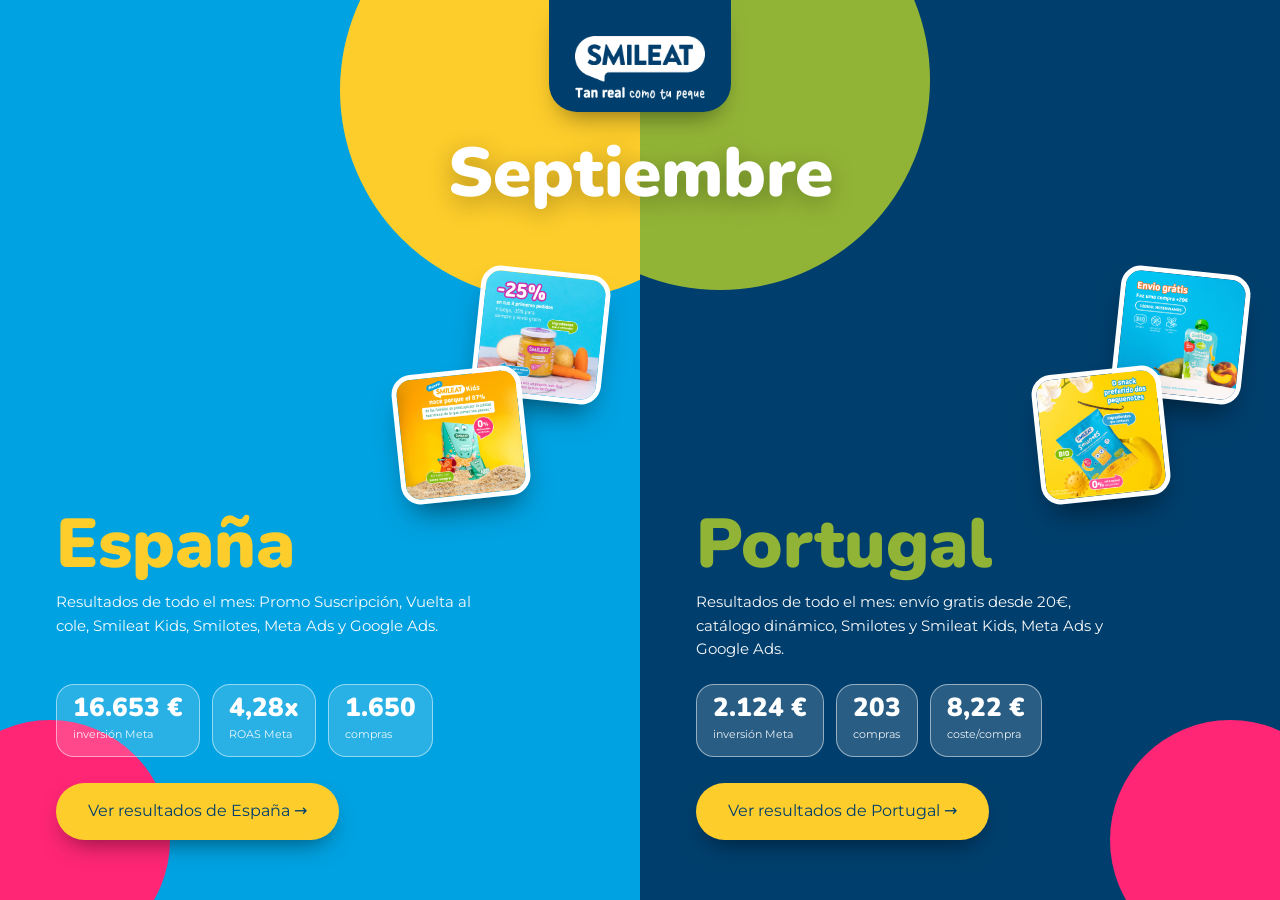
<file: index.html>
<!doctype html>
<html lang="es">
<head>
<meta charset="UTF-8">
<meta name="viewport" content="width=device-width, initial-scale=1.0">
<title>Smileat · Reporte septiembre 2026</title>
<link rel="icon" type="image/png" sizes="32x32" href="assets/favicon-32.png">
<link rel="icon" type="image/png" sizes="192x192" href="assets/favicon-192.png">
<link rel="apple-touch-icon" href="assets/favicon-180.png">
<link rel="stylesheet" href="style.css">
</head>
<body>
<main class="gate">
  <div class="gate-top"><div class="lg"><img src="assets/logo-claim-blanco.png" alt="Smileat · Tan real como tu peque"></div></div>
  <h1 class="gate-mid">Septiembre</h1>

  <a class="door es" href="espana.html">
    <i class="blob b1"></i><i class="blob b2"></i>
    <div class="pics"><img src="assets/es/promo_img2.jpg" alt=""><img src="assets/es/kids1.jpg" alt=""></div>
    <h2>España</h2>
    <p class="d">Resultados de todo el mes: Promo Suscripción, Vuelta al cole, Smileat Kids, Smilotes, Meta Ads y Google Ads.</p>
    <div class="mini" id="mini-es"></div>
    <span class="go">Ver resultados de España →</span>
  </a>

  <a class="door pt" href="portugal.html">
    <i class="blob b1"></i><i class="blob b2"></i>
    <div class="pics"><img src="assets/pt/envio_img1.jpg" alt=""><img src="assets/pt/smilotes2.jpg" alt=""></div>
    <h2>Portugal</h2>
    <p class="d">Resultados de todo el mes: envío gratis desde 20€, catálogo dinámico, Smilotes y Smileat Kids, Meta Ads y Google Ads.</p>
    <div class="mini" id="mini-pt"></div>
    <span class="go">Ver resultados de Portugal →</span>
  </a>
</main>
<script src="data.js"></script><script src="common.js"></script>
<script>
const E=DATA.meta_es.tot,P=DATA.meta_pt,C=P.fams.find(f=>f.n=='Recetas y consejos');
const m=(a)=>a.map(([v,l])=>`<div><b>${v}</b><span>${l}</span></div>`).join('');
$('mini-es').innerHTML=m([[eur(E.spend),'inversión Meta'],[x(E.val/E.spend),'ROAS Meta'],[num(E.purch),'compras']]);
$('mini-pt').innerHTML=m([[eur(P.tot.spend),'inversión Meta'],[num(P.tot.purch),'compras'],[eur((P.tot.spend-C.spend)/P.tot.purch,2),'coste/compra']]);
</script>
</body>
</html>
</file>
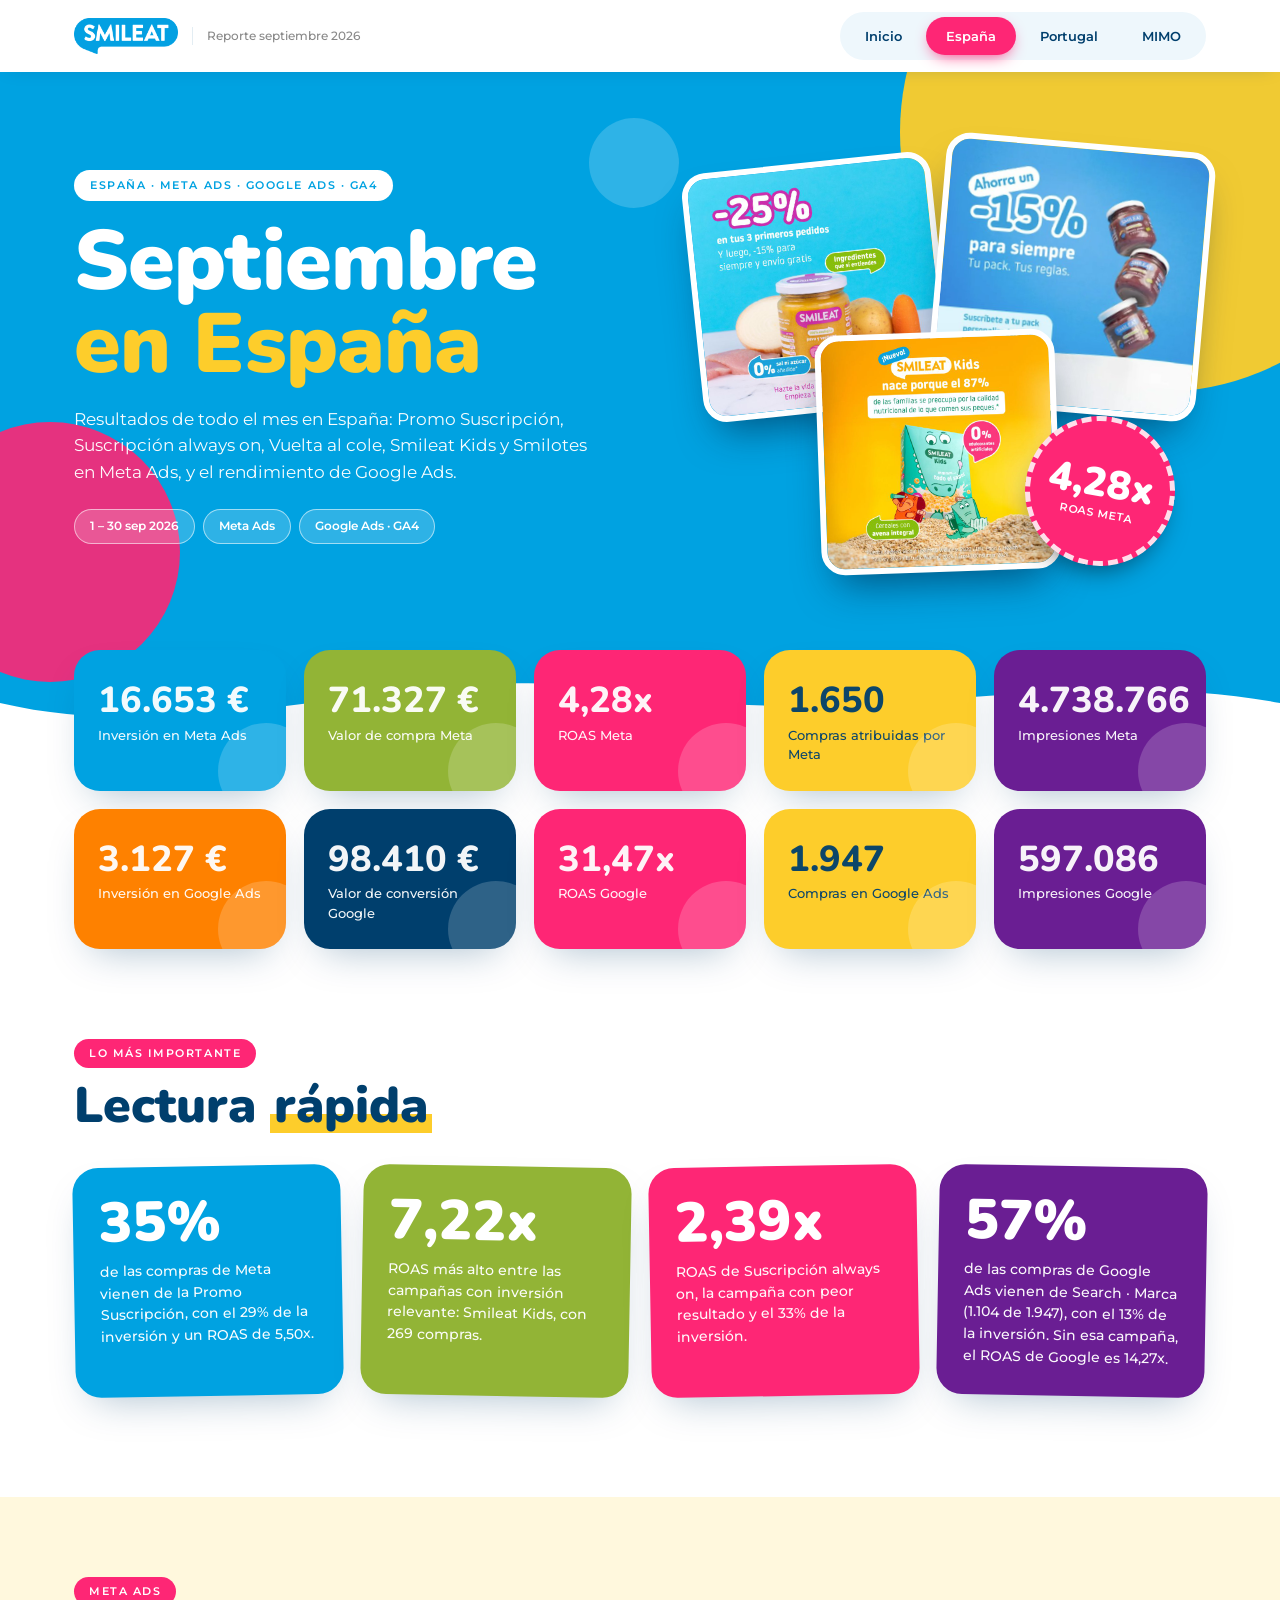
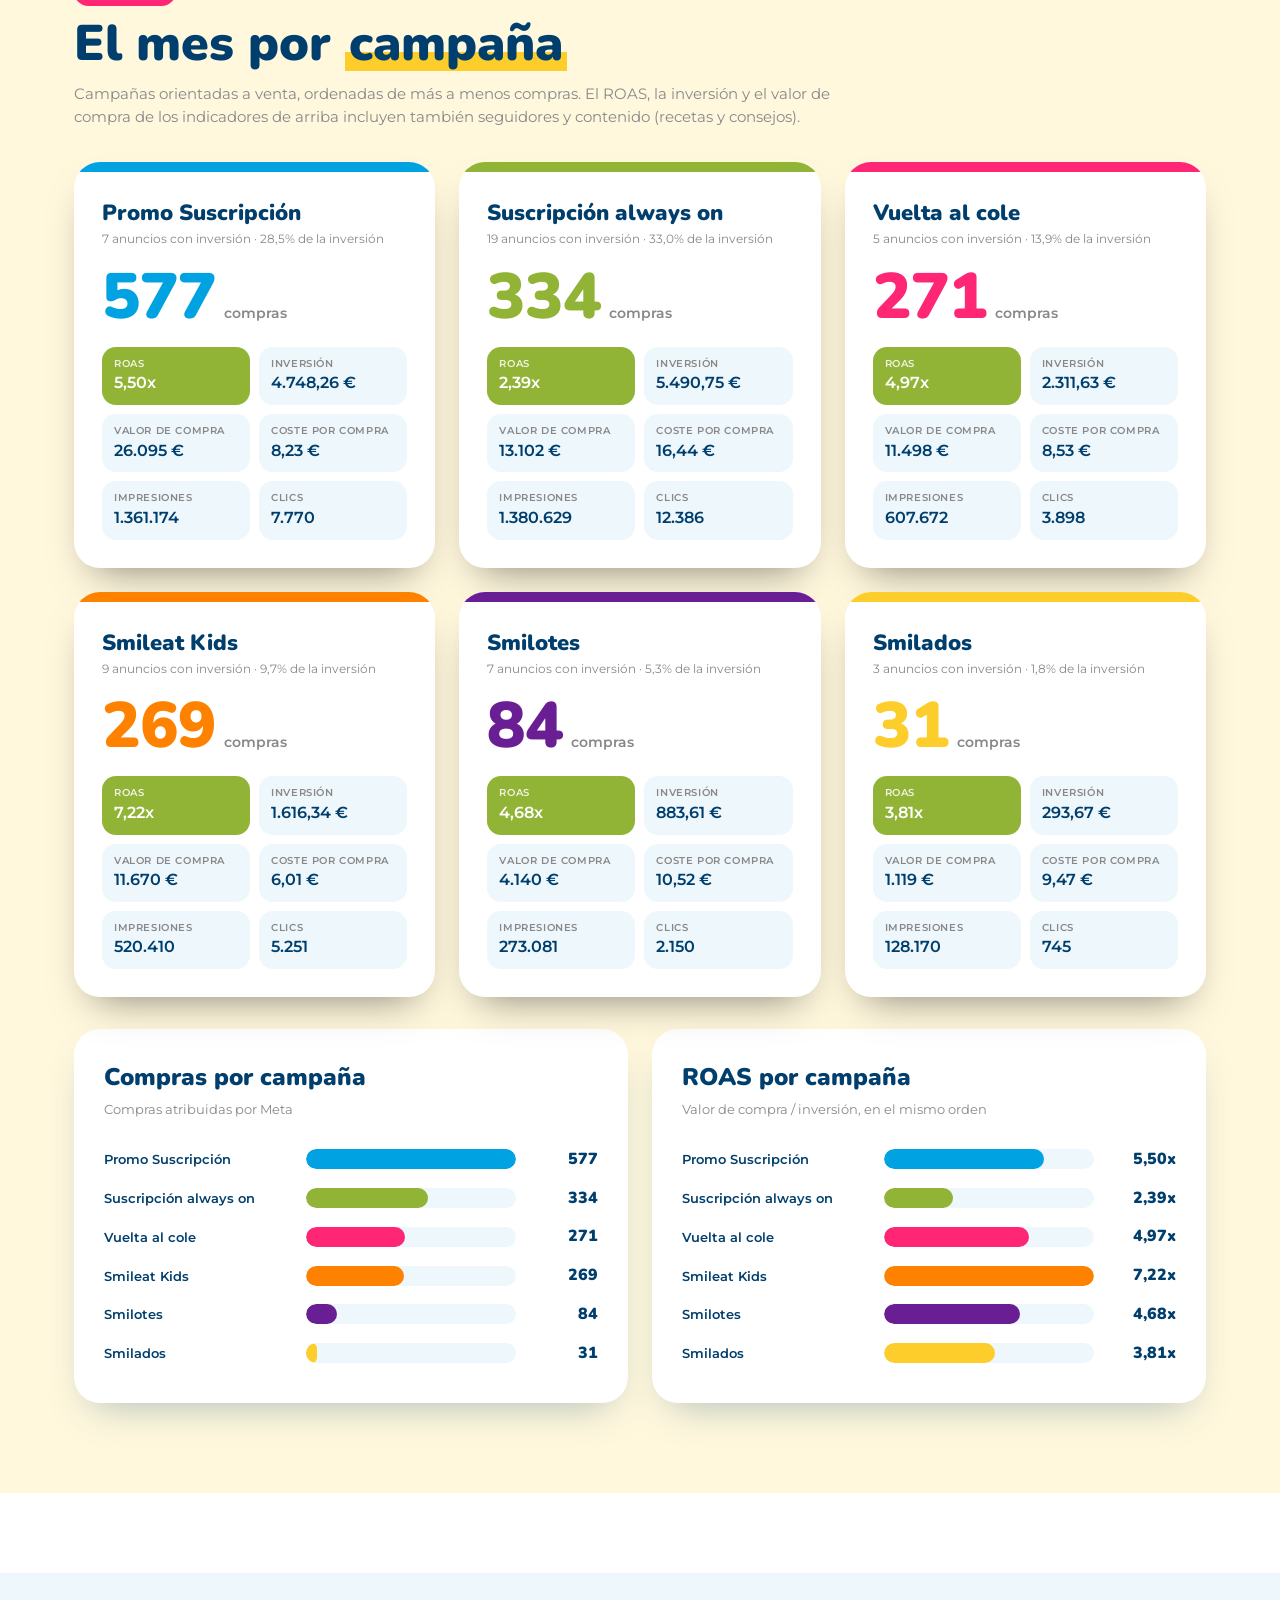
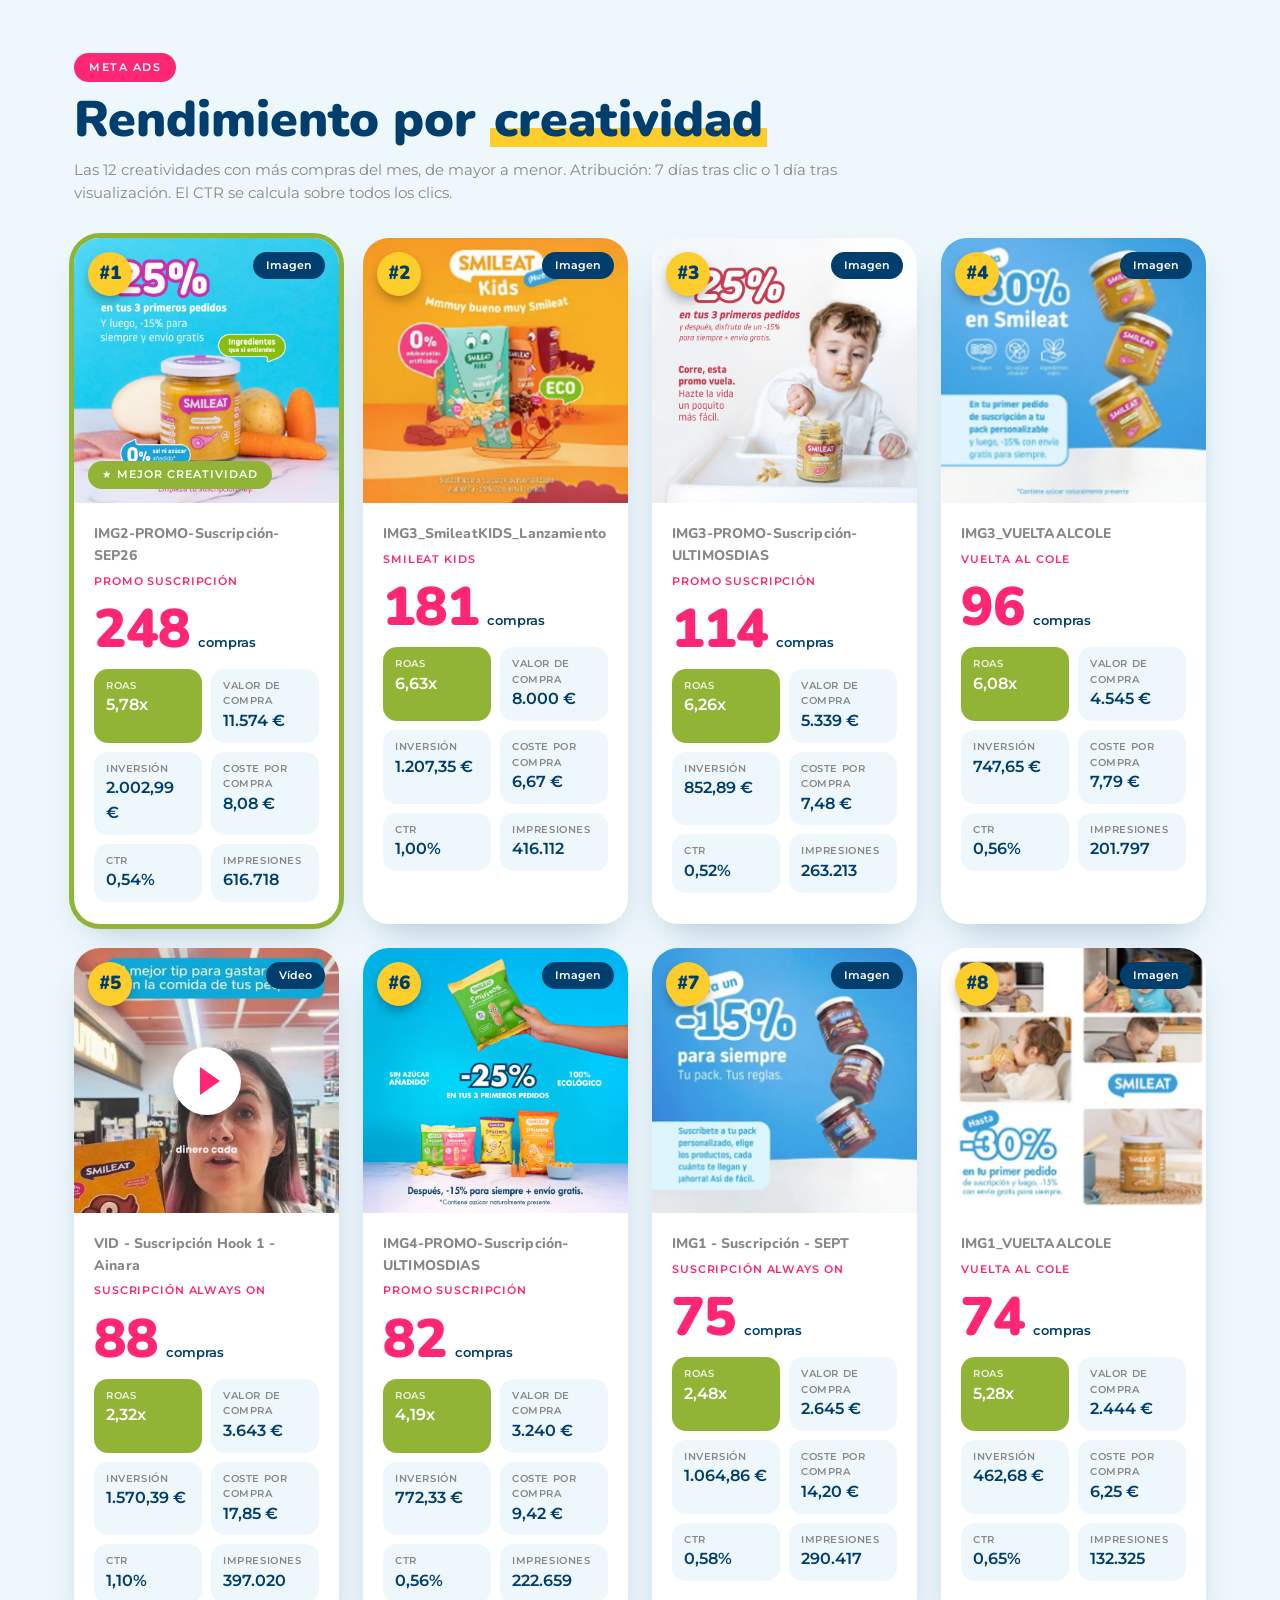
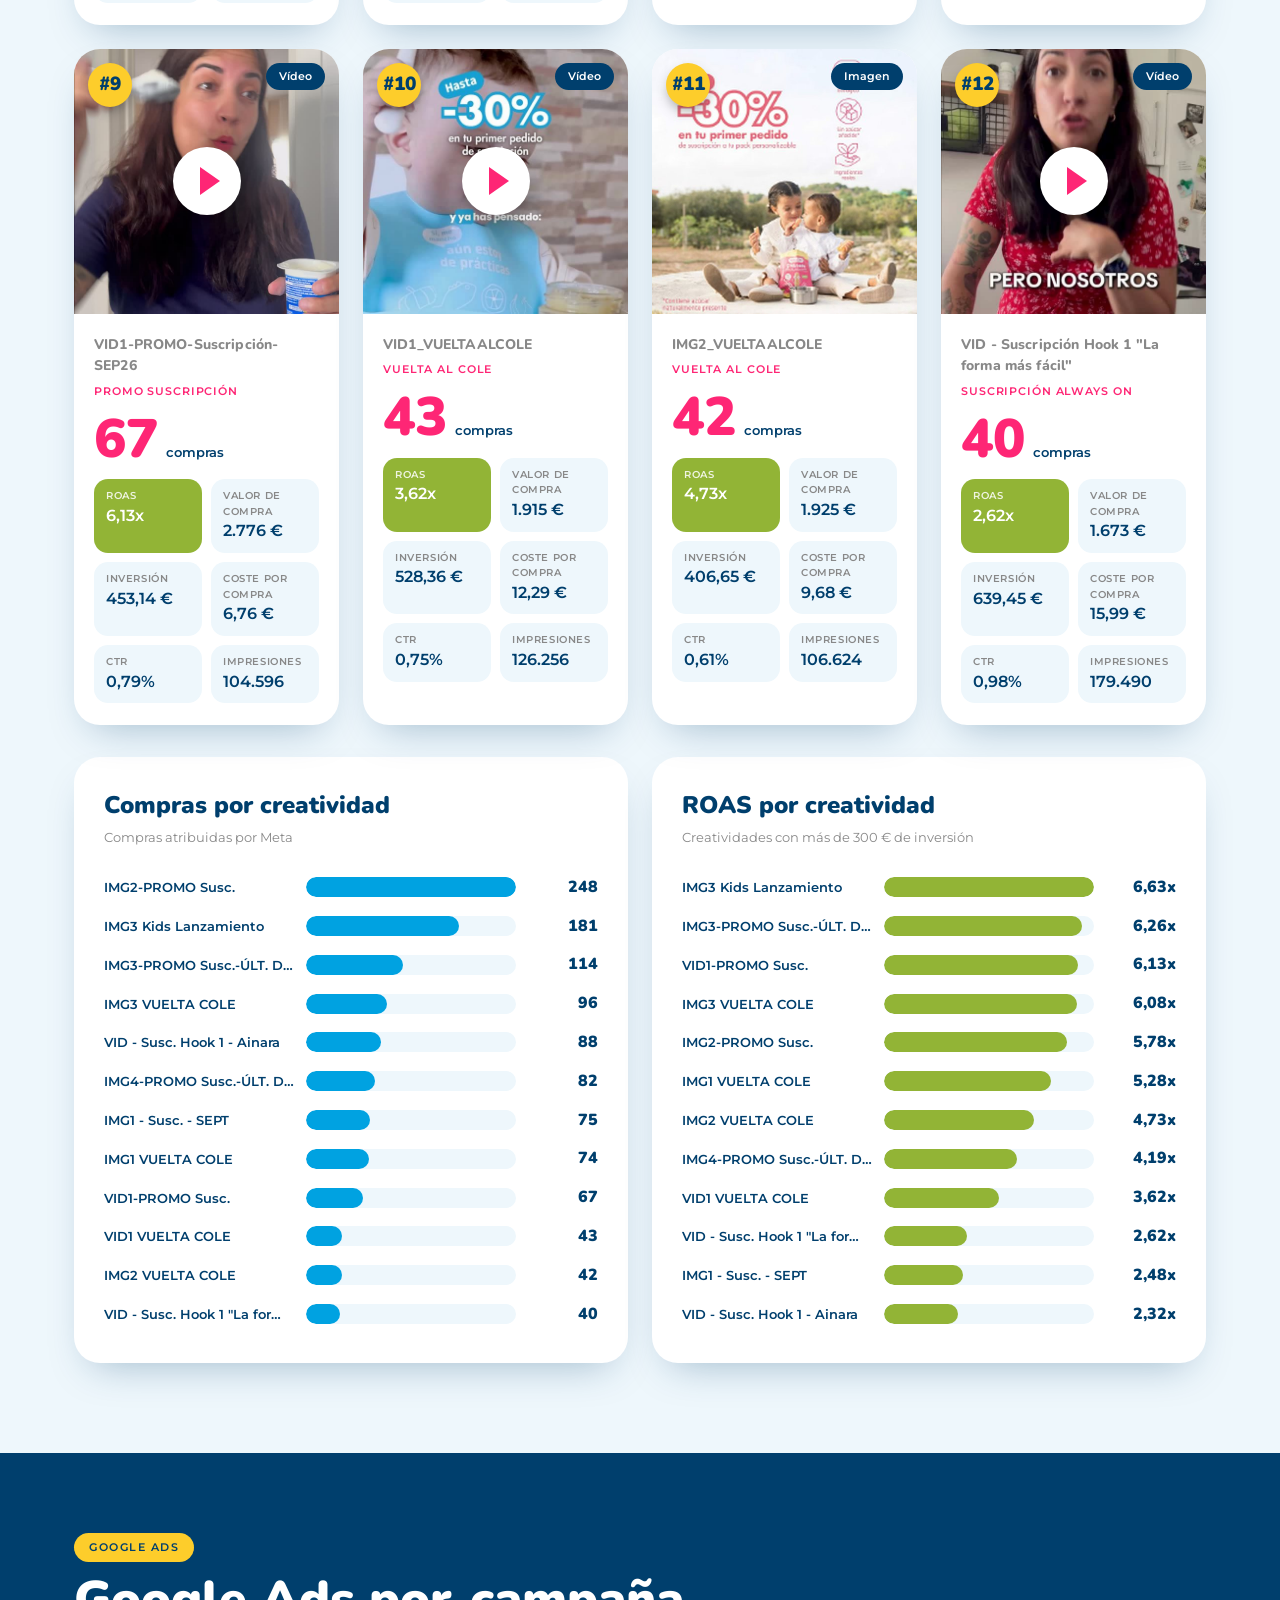
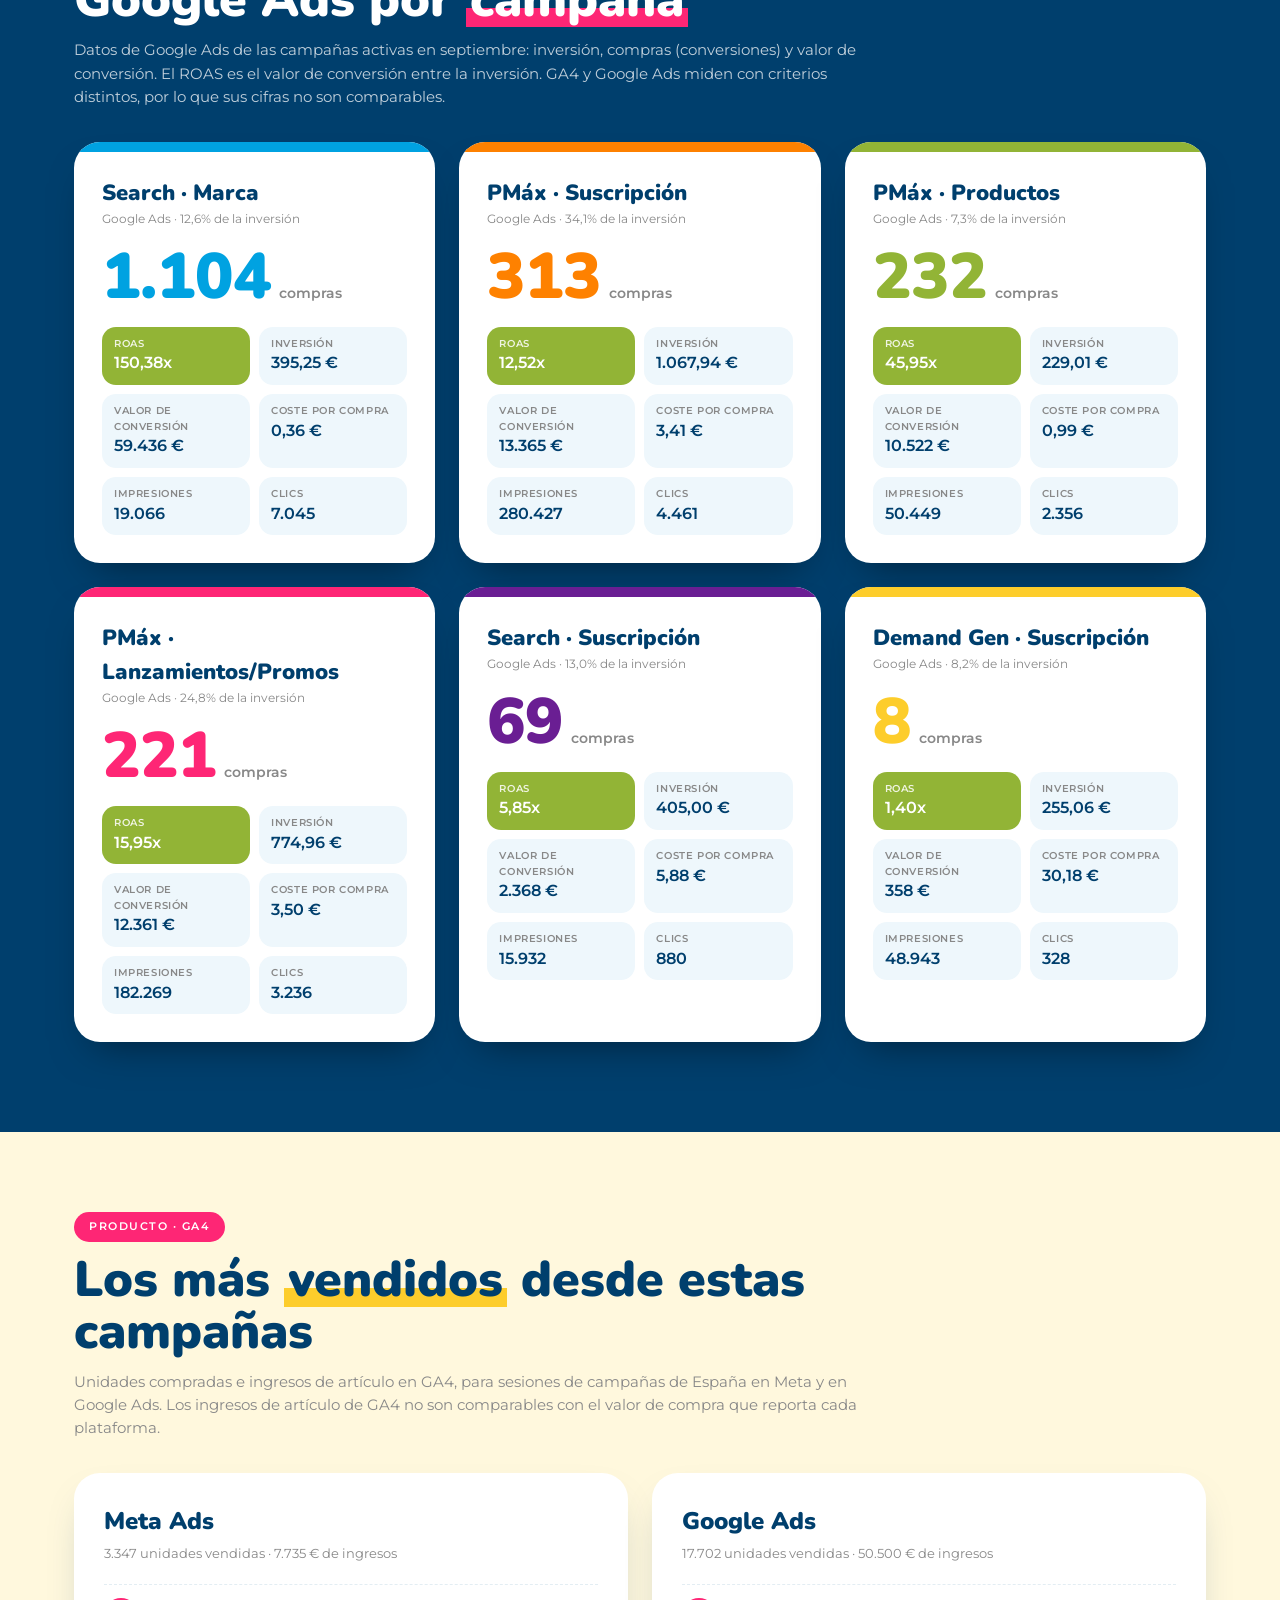
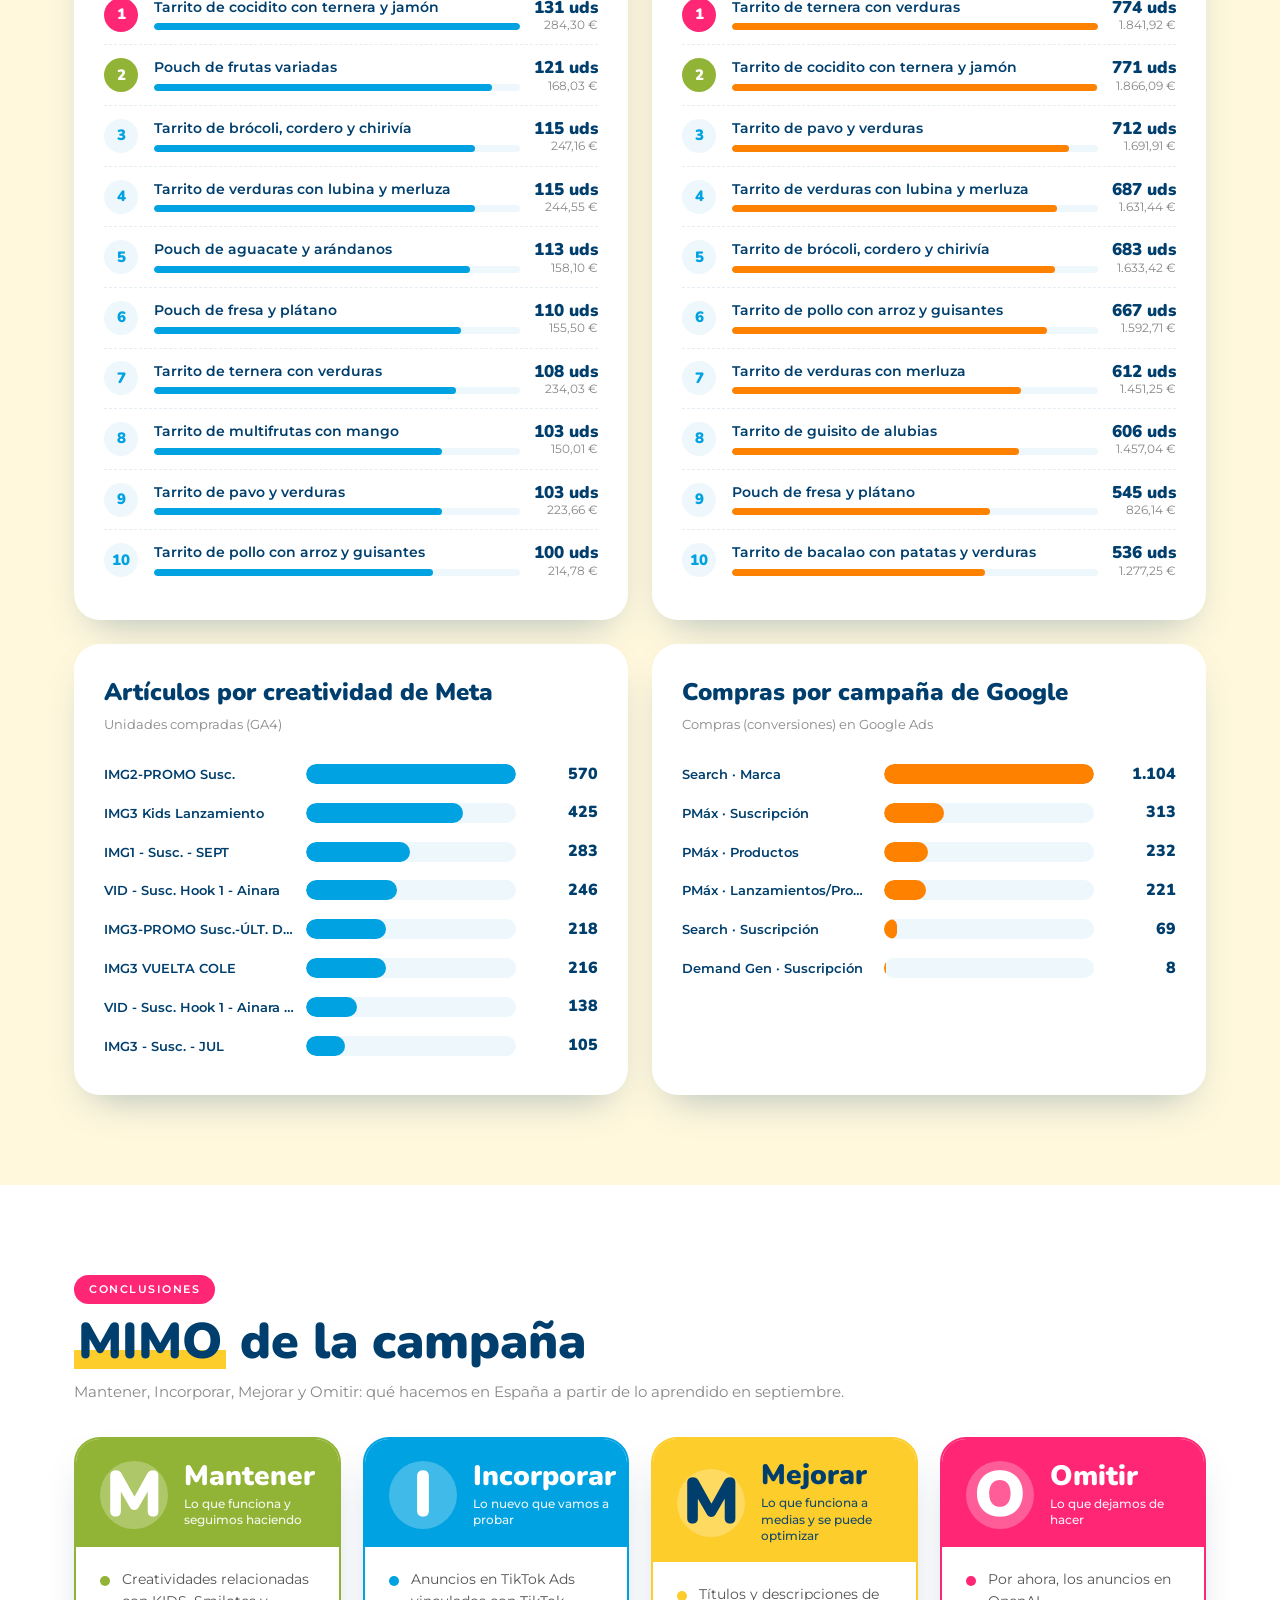
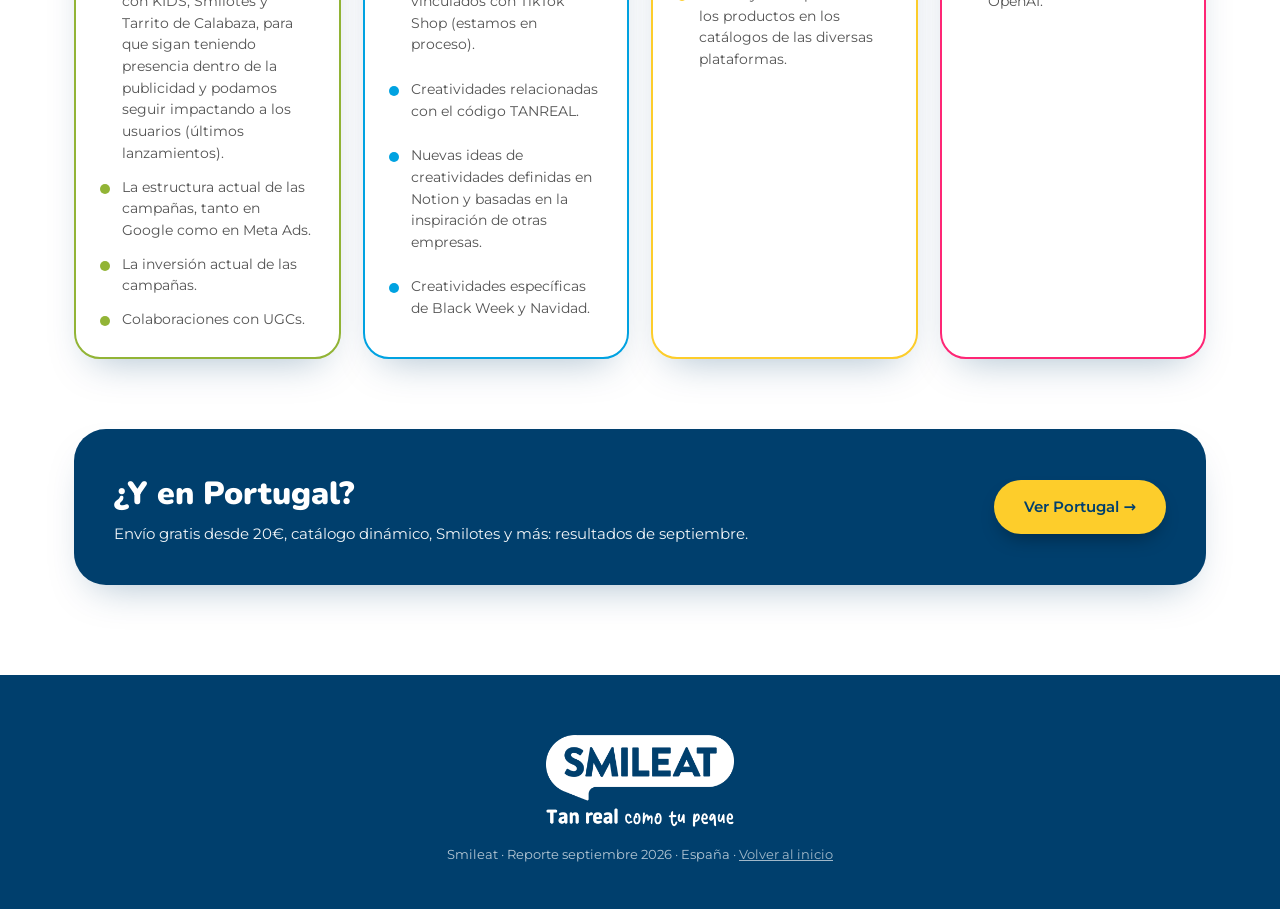
<file: espana.html>
<!doctype html>
<html lang="es">
<head>
<meta charset="UTF-8">
<meta name="viewport" content="width=device-width, initial-scale=1.0">
<title>Smileat · Reporte septiembre 2026 · España</title>
<link rel="icon" type="image/png" sizes="32x32" href="assets/favicon-32.png">
<link rel="icon" type="image/png" sizes="192x192" href="assets/favicon-192.png">
<link rel="apple-touch-icon" href="assets/favicon-180.png">
<link rel="stylesheet" href="style.css">
</head>
<body>
<header class="site-header" id="hdr"></header>
<section class="hero ">
  <i class="blob b1"></i><i class="blob b2"></i><i class="blob b3"></i>
  <div class="wrap">
    <div>
      <span class="eyebrow">España · Meta Ads · Google Ads · GA4</span>
      <h1>Septiembre <em>en España</em></h1>
      <p class="lede">Resultados de todo el mes en España: Promo Suscripción, Suscripción always on, Vuelta al cole, Smileat Kids y Smilotes en Meta Ads, y el rendimiento de Google Ads.</p>
      <div class="chips"><span class="chip">1 – 30 sep 2026</span><span class="chip">Meta Ads</span><span class="chip">Google Ads · GA4</span></div>
    </div>
    <div id="collage"></div>
  </div>
  <div class="wave"><svg viewBox="0 0 1440 90" preserveAspectRatio="none"><path fill="#fff" d="M0,50 C240,100 480,0 720,40 C960,80 1200,10 1440,50 L1440,90 L0,90 Z"/></svg></div>
</section>
<section class="kpis"><div class="wrap"><div class="kpi-row" id="kpis"></div><div class="kpi-row g5" id="kpis-g"></div></div></section>

<section class="block"><div class="wrap">
  <div class="block-head"><span class="kicker">Lo más importante</span><h2>Lectura <u>rápida</u></h2></div>
  <div class="insights" id="insights"></div>
</div></section>

<section class="band cream"><div class="wrap">
  <div class="block-head"><span class="kicker">Meta Ads</span><h2>El mes por <u>campaña</u></h2>
  <p>Campañas orientadas a venta, ordenadas de más a menos compras. El ROAS, la inversión y el valor de compra de los indicadores de arriba incluyen también seguidores y contenido (recetas y consejos).</p></div>
  <div class="gcards" id="fams"></div>
  <div class="two" style="margin-top:32px">
    <div class="panel wide"><h3>Compras por campaña</h3><div class="sub">Compras atribuidas por Meta</div><div id="b-fpu"></div></div>
    <div class="panel wide"><h3>ROAS por campaña</h3><div class="sub">Valor de compra / inversión, en el mismo orden</div><div id="b-froas"></div></div>
  </div>
</div></section>

<section class="band sky"><div class="wrap">
  <div class="block-head"><span class="kicker">Meta Ads</span><h2>Rendimiento por <u>creatividad</u></h2>
  <p>Las 12 creatividades con más compras del mes, de mayor a menor. Atribución: 7 días tras clic o 1 día tras visualización. El CTR se calcula sobre todos los clics.</p></div>
  <div class="creative-grid" id="grid"></div>
  <div class="two" style="margin-top:32px">
    <div class="panel wide"><h3>Compras por creatividad</h3><div class="sub">Compras atribuidas por Meta</div><div id="b-res"></div></div>
    <div class="panel wide"><h3>ROAS por creatividad</h3><div class="sub">Creatividades con más de 300 € de inversión</div><div id="b-roas"></div></div>
  </div>
</div></section>

<section class="band dark" style="margin-top:0"><div class="wrap">
  <div class="block-head"><span class="kicker">Google Ads</span><h2>Google Ads por <u style="background:linear-gradient(transparent 62%,var(--pink) 62%,var(--pink) 90%,transparent 90%)">campaña</u></h2><p>Datos de Google Ads de las campañas activas en septiembre: inversión, compras (conversiones) y valor de conversión. El ROAS es el valor de conversión entre la inversión. GA4 y Google Ads miden con criterios distintos, por lo que sus cifras no son comparables.</p></div>
  <div class="gcards" id="google"></div>
</div></section>

<section class="band cream" style="margin-top:0"><div class="wrap">
  <div class="block-head"><span class="kicker">Producto · GA4</span><h2>Los más <u>vendidos</u> desde estas campañas</h2>
  <p>Unidades compradas e ingresos de artículo en GA4, para sesiones de campañas de España en Meta y en Google Ads. Los ingresos de artículo de GA4 no son comparables con el valor de compra que reporta cada plataforma.</p></div>
  <div class="two" id="prods"></div>
  <div class="two" style="margin-top:24px">
    <div class="panel wide"><h3>Artículos por creatividad de Meta</h3><div class="sub">Unidades compradas (GA4)</div><div id="b-ga-meta"></div></div>
    <div class="panel wide"><h3>Compras por campaña de Google</h3><div class="sub">Compras (conversiones) en Google Ads</div><div id="b-ga-google"></div></div>
  </div>
</div></section>

<section class="block mimo-sec" id="mimo"><div class="wrap">
  <div class="block-head"><span class="kicker">Conclusiones</span><h2><u>MIMO</u> de la campaña</h2>
  <p>Mantener, Incorporar, Mejorar y Omitir: qué hacemos en España a partir de lo aprendido en septiembre.</p></div>
  <div class="mimo" id="mimo-grid"><article class="mimo-card" style="--c:var(--green)"><div class="top"><span class="letter">M</span><div><h3>Mantener</h3><small>Lo que funciona y seguimos haciendo</small></div></div><ul><li>Creatividades relacionadas con KIDS, Smilotes y Tarrito de Calabaza, para que sigan teniendo presencia dentro de la publicidad y podamos seguir impactando a los usuarios (últimos lanzamientos).</li><li>La estructura actual de las campañas, tanto en Google como en Meta Ads.</li><li>La inversión actual de las campañas.</li><li>Colaboraciones con UGCs.</li></ul></article><article class="mimo-card" style="--c:var(--blue)"><div class="top"><span class="letter">I</span><div><h3>Incorporar</h3><small>Lo nuevo que vamos a probar</small></div></div><ul><li>Anuncios en TikTok Ads vinculados con TikTok Shop (estamos en proceso).</li><li>Creatividades relacionadas con el código TANREAL.</li><li>Nuevas ideas de creatividades definidas en Notion y basadas en la inspiración de otras empresas.</li><li>Creatividades específicas de Black Week y Navidad.</li></ul></article><article class="mimo-card dk" style="--c:var(--yellow)"><div class="top"><span class="letter">M</span><div><h3>Mejorar</h3><small>Lo que funciona a medias y se puede optimizar</small></div></div><ul><li>Títulos y descripciones de los productos en los catálogos de las diversas plataformas.</li></ul></article><article class="mimo-card" style="--c:var(--pink)"><div class="top"><span class="letter">O</span><div><h3>Omitir</h3><small>Lo que dejamos de hacer</small></div></div><ul><li>Por ahora, los anuncios en OpenAI.</li></ul></article></div>
  <div class="cta"><div class="box" style="--c:var(--navy)"><div><h3>¿Y en Portugal?</h3><p>Envío gratis desde 20€, catálogo dinámico, Smilotes y más: resultados de septiembre.</p></div><a href="portugal.html">Ver Portugal →</a></div></div>
</div></section>

<footer class="site-footer" id="ftr" style="margin-top:0"></footer>
<script src="data.js"></script><script src="common.js"></script><script src="es.js"></script>
</body>
</html>
</file>
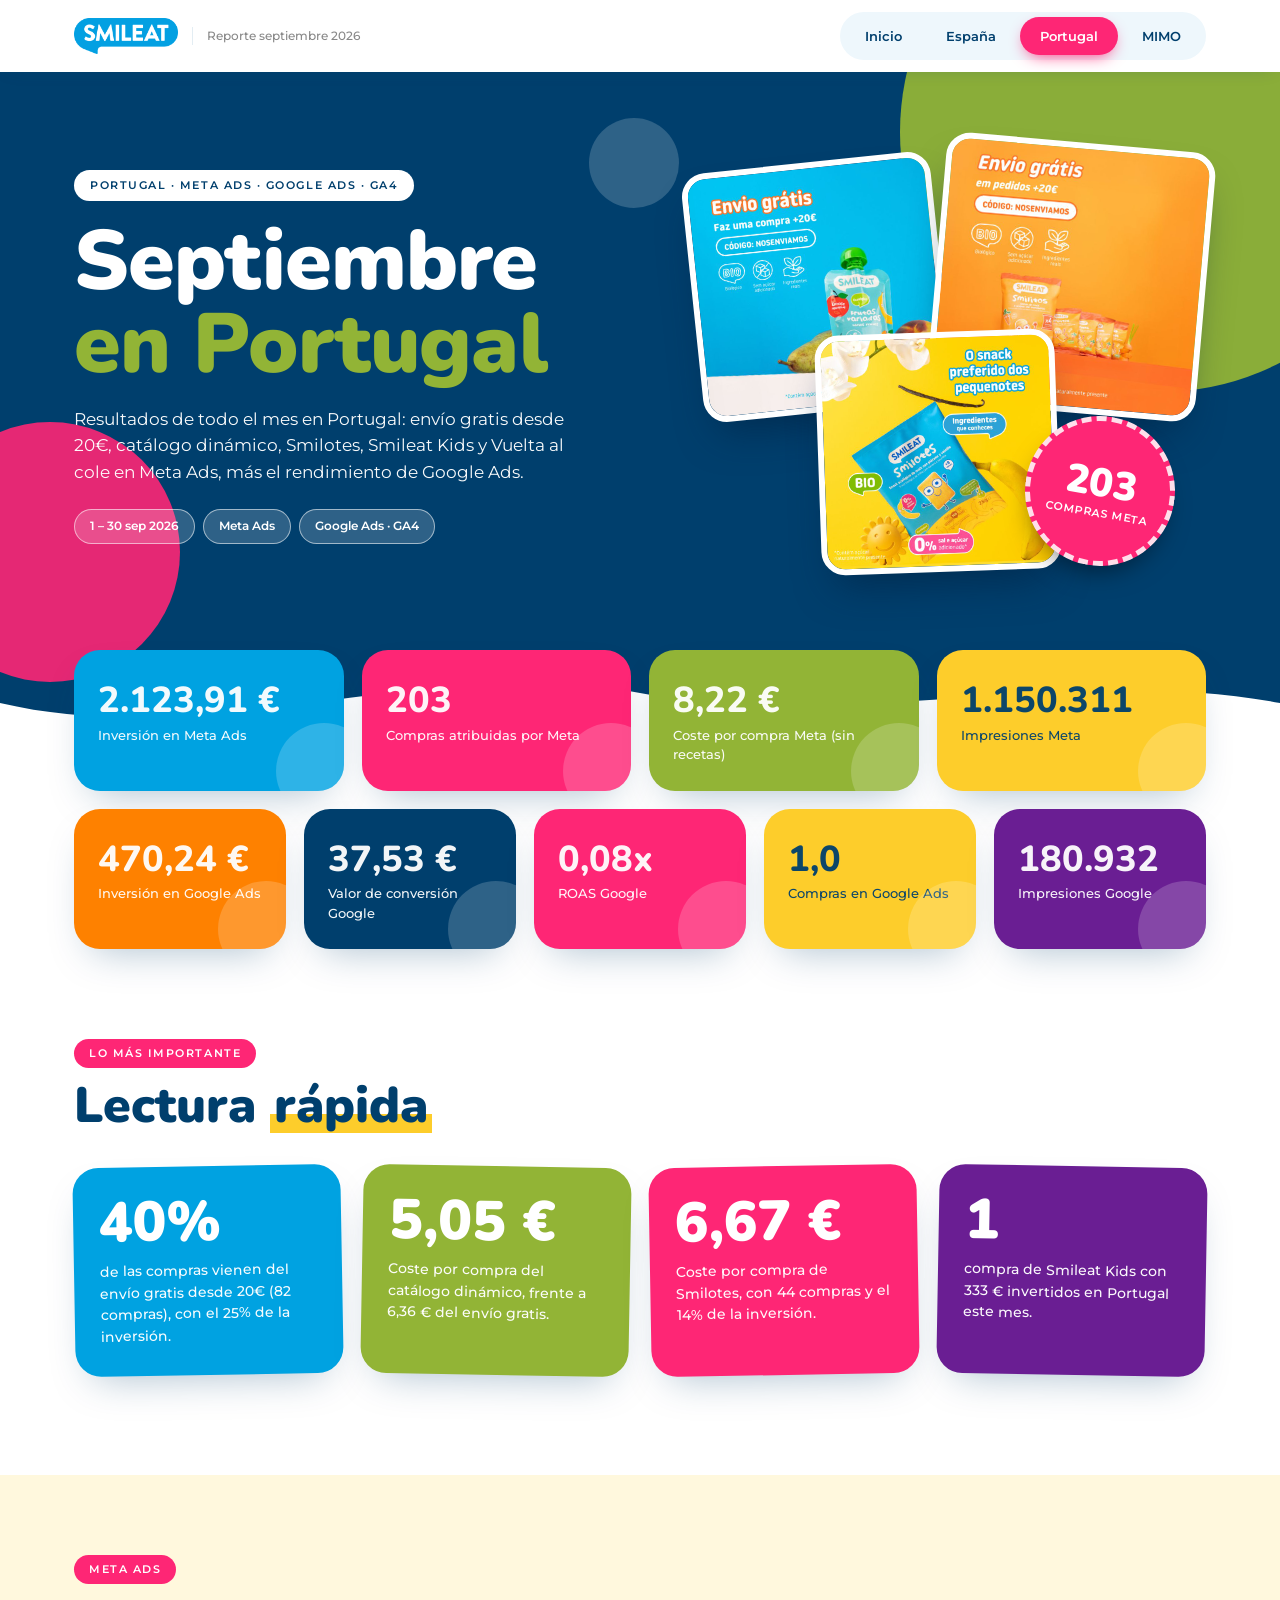
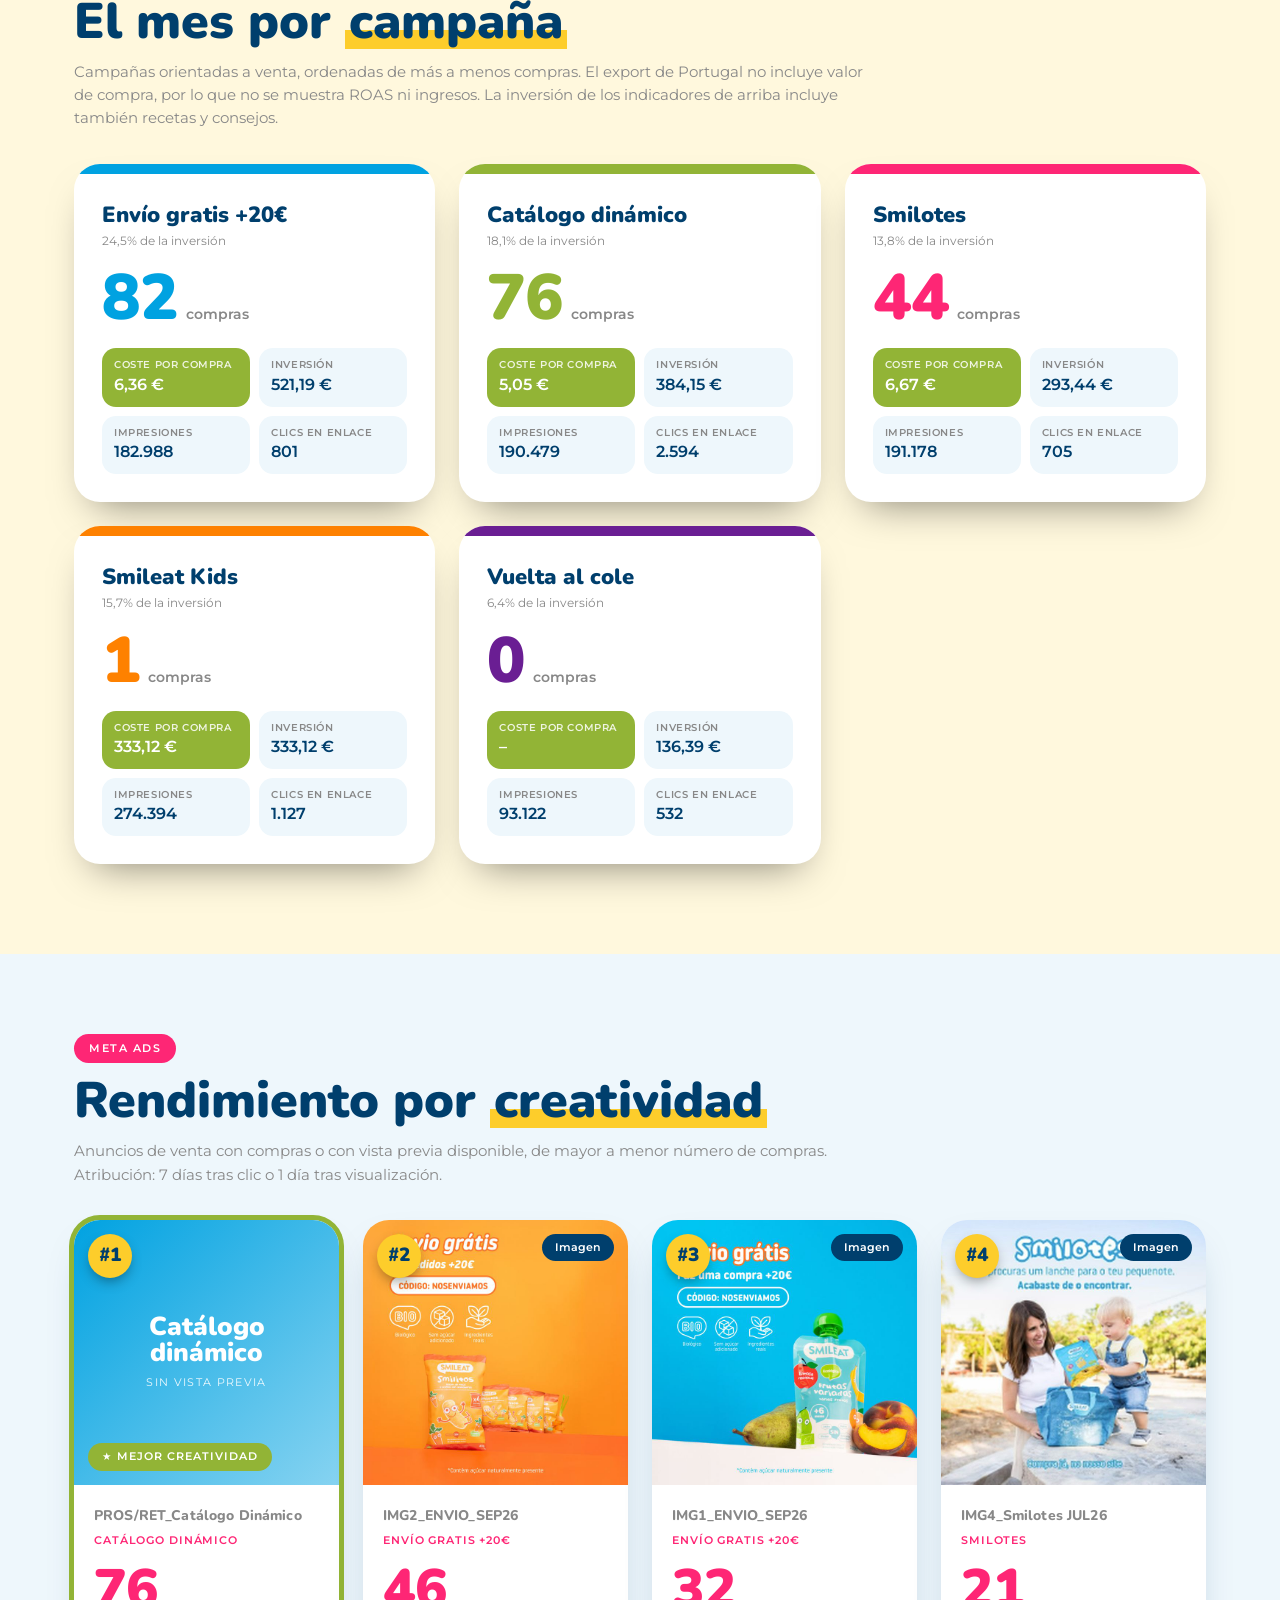
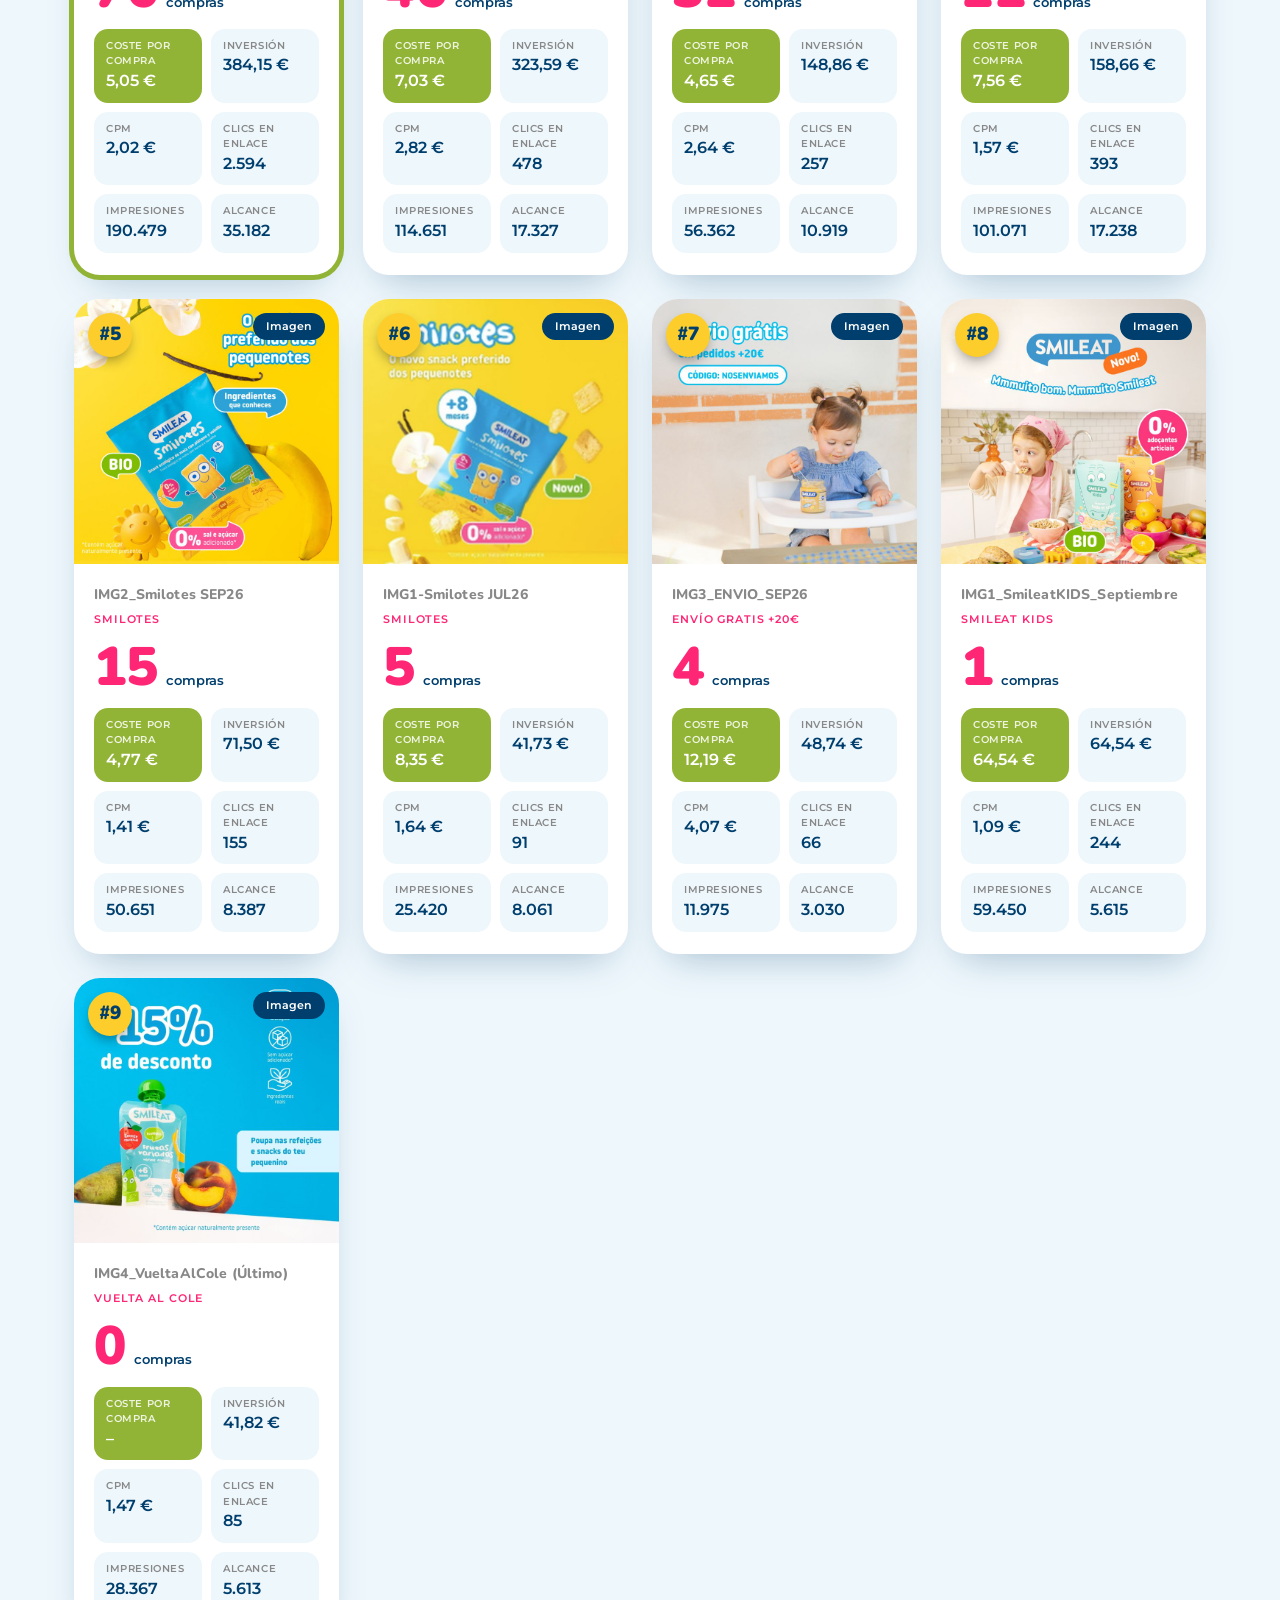
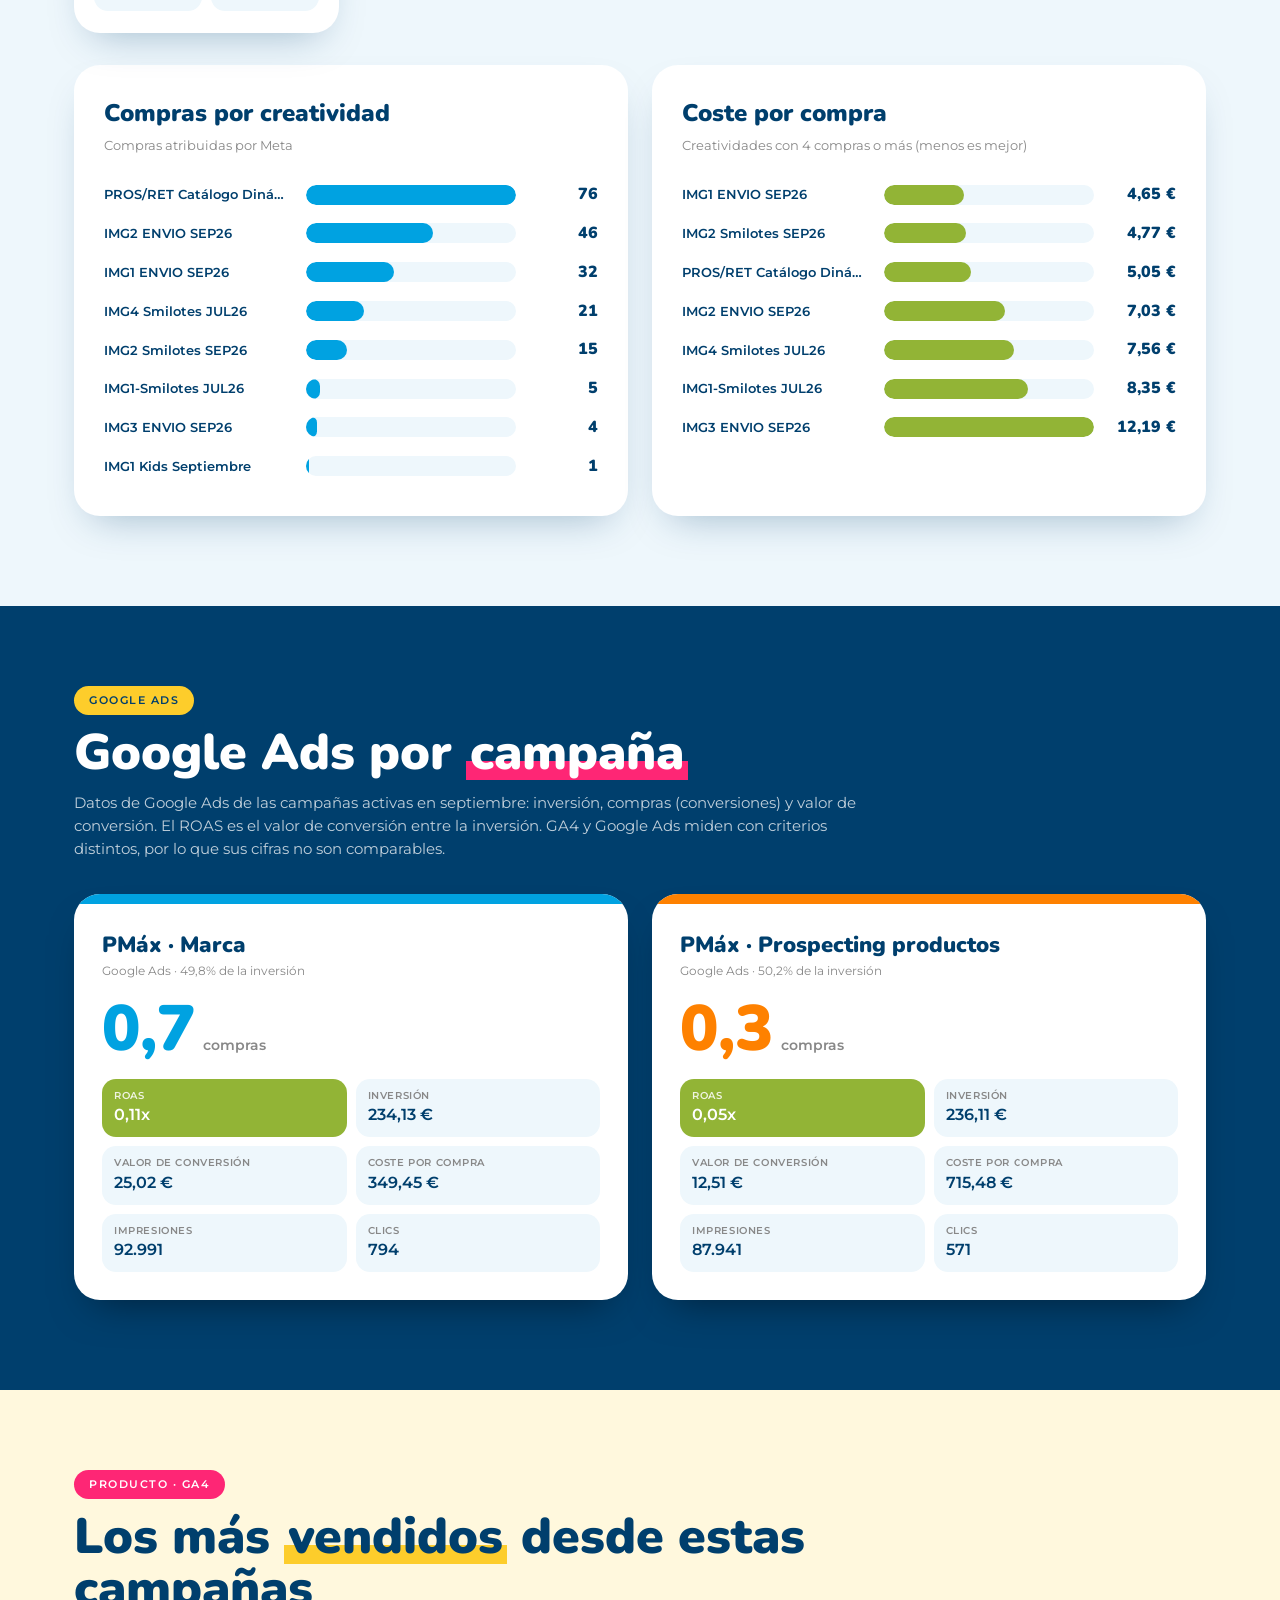
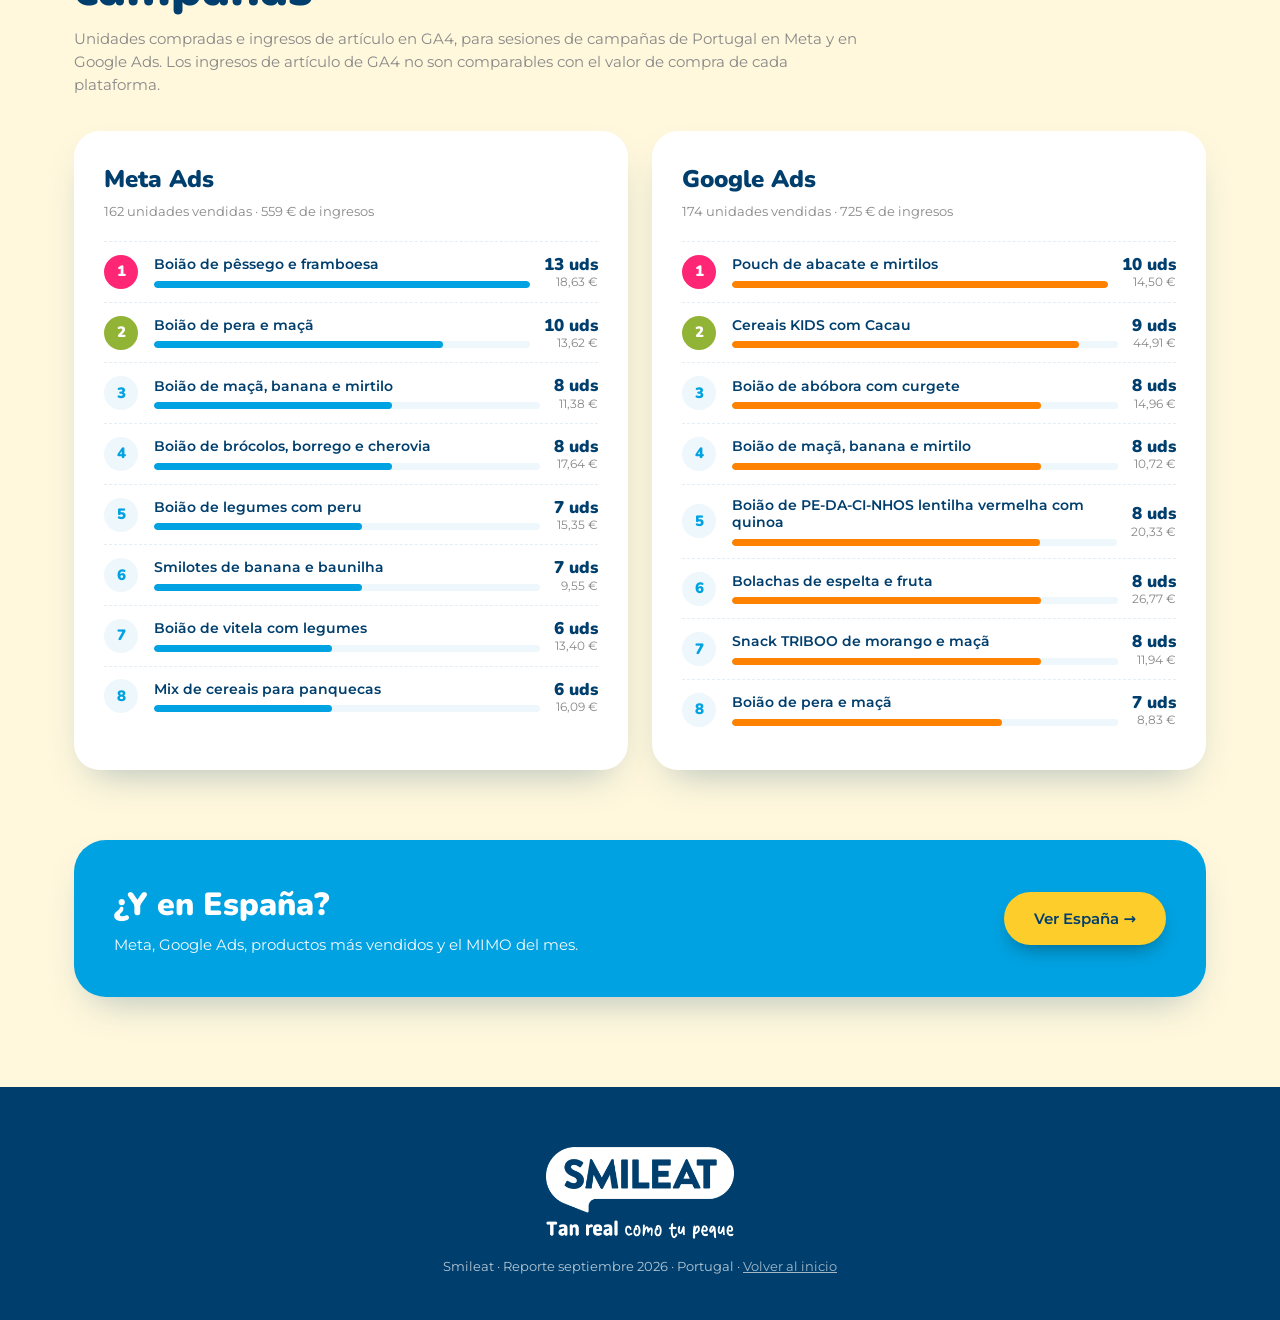
<file: portugal.html>
<!doctype html>
<html lang="es">
<head>
<meta charset="UTF-8">
<meta name="viewport" content="width=device-width, initial-scale=1.0">
<title>Smileat · Reporte septiembre 2026 · Portugal</title>
<link rel="icon" type="image/png" sizes="32x32" href="assets/favicon-32.png">
<link rel="icon" type="image/png" sizes="192x192" href="assets/favicon-192.png">
<link rel="apple-touch-icon" href="assets/favicon-180.png">
<link rel="stylesheet" href="style.css">
</head>
<body>
<header class="site-header" id="hdr"></header>
<section class="hero pt">
  <i class="blob b1"></i><i class="blob b2"></i><i class="blob b3"></i>
  <div class="wrap">
    <div>
      <span class="eyebrow">Portugal · Meta Ads · Google Ads · GA4</span>
      <h1>Septiembre <em>en Portugal</em></h1>
      <p class="lede">Resultados de todo el mes en Portugal: envío gratis desde 20€, catálogo dinámico, Smilotes, Smileat Kids y Vuelta al cole en Meta Ads, más el rendimiento de Google Ads.</p>
      <div class="chips"><span class="chip">1 – 30 sep 2026</span><span class="chip">Meta Ads</span><span class="chip">Google Ads · GA4</span></div>
    </div>
    <div id="collage"></div>
  </div>
  <div class="wave"><svg viewBox="0 0 1440 90" preserveAspectRatio="none"><path fill="#fff" d="M0,50 C240,100 480,0 720,40 C960,80 1200,10 1440,50 L1440,90 L0,90 Z"/></svg></div>
</section>
<section class="kpis"><div class="wrap"><div class="kpi-row" id="kpis"></div><div class="kpi-row g5" id="kpis-g"></div></div></section>

<section class="block"><div class="wrap">
  <div class="block-head"><span class="kicker">Lo más importante</span><h2>Lectura <u>rápida</u></h2></div>
  <div class="insights" id="insights"></div>
</div></section>

<section class="band cream"><div class="wrap">
  <div class="block-head"><span class="kicker">Meta Ads</span><h2>El mes por <u>campaña</u></h2>
  <p>Campañas orientadas a venta, ordenadas de más a menos compras. El export de Portugal no incluye valor de compra, por lo que no se muestra ROAS ni ingresos. La inversión de los indicadores de arriba incluye también recetas y consejos.</p></div>
  <div class="gcards" id="fams"></div>
</div></section>

<section class="band sky" style="margin-top:0"><div class="wrap">
  <div class="block-head"><span class="kicker">Meta Ads</span><h2>Rendimiento por <u>creatividad</u></h2>
  <p>Anuncios de venta con compras o con vista previa disponible, de mayor a menor número de compras. Atribución: 7 días tras clic o 1 día tras visualización.</p></div>
  <div class="creative-grid" id="grid"></div>
  <div class="two" style="margin-top:32px">
    <div class="panel wide"><h3>Compras por creatividad</h3><div class="sub">Compras atribuidas por Meta</div><div id="b-res"></div></div>
    <div class="panel wide"><h3>Coste por compra</h3><div class="sub">Creatividades con 4 compras o más (menos es mejor)</div><div id="b-cpa"></div></div>
  </div>
</div></section>

<section class="band dark" style="margin-top:0"><div class="wrap">
  <div class="block-head"><span class="kicker">Google Ads</span><h2>Google Ads por <u style="background:linear-gradient(transparent 62%,var(--pink) 62%,var(--pink) 90%,transparent 90%)">campaña</u></h2>
  <p>Datos de Google Ads de las campañas activas en septiembre: inversión, compras (conversiones) y valor de conversión. El ROAS es el valor de conversión entre la inversión. GA4 y Google Ads miden con criterios distintos, por lo que sus cifras no son comparables.</p></div>
  <div class="gcards" id="google"></div>
</div></section>

<section class="band cream" style="margin-top:0"><div class="wrap">
  <div class="block-head"><span class="kicker">Producto · GA4</span><h2>Los más <u>vendidos</u> desde estas campañas</h2>
  <p>Unidades compradas e ingresos de artículo en GA4, para sesiones de campañas de Portugal en Meta y en Google Ads. Los ingresos de artículo de GA4 no son comparables con el valor de compra de cada plataforma.</p></div>
  <div class="two" id="prods"></div>
  <div class="cta"><div class="box" style="--c:var(--blue)"><div><h3>¿Y en España?</h3><p>Meta, Google Ads, productos más vendidos y el MIMO del mes.</p></div><a href="espana.html">Ver España →</a></div></div>
</div></section>

<footer class="site-footer" id="ftr" style="margin-top:0"></footer>
<script src="data.js"></script><script src="common.js"></script><script src="pt.js"></script>
</body>
</html>
</file>
<file: style.css>
@font-face{font-family:'Nunito';font-weight:800;font-display:swap;src:url(assets/fonts/nunito-latin-800-normal.woff2) format('woff2')}
@font-face{font-family:'Nunito';font-weight:900;font-display:swap;src:url(assets/fonts/nunito-latin-900-normal.woff2) format('woff2')}
@font-face{font-family:'Montserrat';font-weight:400;font-display:swap;src:url(assets/fonts/montserrat-latin-400-normal.woff2) format('woff2')}
@font-face{font-family:'Montserrat';font-weight:500;font-display:swap;src:url(assets/fonts/montserrat-latin-500-normal.woff2) format('woff2')}
@font-face{font-family:'Montserrat';font-weight:600;font-display:swap;src:url(assets/fonts/montserrat-latin-600-normal.woff2) format('woff2')}
:root{--blue:#00a2e1;--blue2:#0084b9;--navy:#003f6d;--green:#92b436;--pink:#fe2675;--yellow:#fdcd2b;--purple:#6a1e93;--orange:#fe8100;--g1:#545454;--g2:#888;--line:#e3edf3;--tint:#eef7fc;--cream:#fff8dd;--r:26px;--sh:0 18px 40px -18px rgba(0,63,109,.35)}
*{box-sizing:border-box;margin:0;padding:0}html{scroll-behavior:smooth}
body{font-family:'Montserrat',system-ui,sans-serif;color:var(--g1);line-height:1.55;background:#fff;-webkit-font-smoothing:antialiased;overflow-x:hidden}
h1,h2,h3,.num{font-family:'Nunito',sans-serif;font-weight:900}
.wrap{max-width:1180px;margin:0 auto;padding:0 24px}img{max-width:100%;display:block}a{color:inherit}

/* header */
.site-header{background:rgba(255,255,255,.95);backdrop-filter:blur(10px);position:sticky;top:0;z-index:30;box-shadow:0 2px 20px -10px rgba(0,63,109,.4)}
.site-header .wrap{display:flex;align-items:center;justify-content:space-between;height:72px;gap:16px}
.brand{display:flex;align-items:center;gap:14px;text-decoration:none}.brand-logo{height:36px;width:auto}
.header-tag{font-size:12px;color:var(--g2);font-weight:500;padding-left:14px;border-left:1px solid var(--line)}
.nav{display:flex;gap:4px;background:var(--tint);padding:5px;border-radius:99px}
.nav a{font-size:13px;font-weight:600;text-decoration:none;color:var(--navy);padding:9px 20px;border-radius:99px;transition:.2s}
.nav a.on{background:var(--pink);color:#fff;box-shadow:0 6px 16px -6px var(--pink)}.nav a:not(.on):hover{background:#fff}

/* hero */
.hero{position:relative;overflow:hidden;color:#fff;padding:70px 0 170px;background:var(--blue)}
.hero.pt{background:var(--navy)}
.hero .blob{position:absolute;border-radius:50%;pointer-events:none}
.hero .b1{width:520px;height:520px;right:-140px;top:-200px;background:var(--yellow);opacity:.95}
.hero.pt .b1{background:var(--green)}
.hero .b2{width:260px;height:260px;left:-80px;bottom:60px;background:var(--pink);opacity:.9}
.hero .b3{width:90px;height:90px;left:46%;top:46px;background:#fff;opacity:.18}
.hero .wrap{position:relative;z-index:1;display:grid;grid-template-columns:1.1fr 1fr;gap:30px;align-items:center}
.eyebrow{display:inline-block;font-size:11px;letter-spacing:.14em;text-transform:uppercase;font-weight:600;background:#fff;color:var(--blue);padding:7px 16px;border-radius:99px;margin-bottom:20px}
.hero.pt .eyebrow{color:var(--navy)}
.hero h1{font-size:clamp(42px,6.6vw,84px);line-height:.98;color:#fff;margin-bottom:20px;letter-spacing:-.01em}
.hero h1 em{font-style:normal;color:var(--yellow);display:block}
.hero.pt h1 em{color:var(--green)}
.lede{font-size:17px;max-width:520px;opacity:.97}
.chips{display:flex;flex-wrap:wrap;gap:8px;margin-top:24px}
.chip{font-size:12px;font-weight:600;padding:7px 15px;border-radius:99px;background:rgba(255,255,255,.18);border:1.5px solid rgba(255,255,255,.55)}
.collage{position:relative;height:430px}
.collage img{position:absolute;border-radius:24px;border:6px solid #fff;box-shadow:0 24px 40px -16px rgba(0,30,60,.6);object-fit:cover;background:#fff}
.collage .c1{width:250px;height:250px;left:2%;top:20px;transform:rotate(-6deg)}
.collage .c2{width:270px;height:270px;right:0;top:0;transform:rotate(5deg)}
.collage .c3{width:240px;height:240px;left:26%;bottom:0;transform:rotate(-2deg);z-index:2}
.sticker{position:absolute;z-index:4;right:6%;bottom:6px;width:150px;height:150px;border-radius:50%;background:var(--pink);color:#fff;display:flex;flex-direction:column;align-items:center;justify-content:center;transform:rotate(10deg);box-shadow:0 14px 26px -10px rgba(0,0,0,.5);border:5px dashed rgba(255,255,255,.85);text-align:center;line-height:1}
.sticker b{font-family:'Nunito';font-weight:900;font-size:40px}.sticker span{font-size:11px;font-weight:600;letter-spacing:.06em;margin-top:5px;padding:0 10px}
.wave{position:absolute;left:0;right:0;bottom:-1px;height:90px;z-index:2}.wave svg{display:block;width:100%;height:100%}

/* kpis */
.kpis{margin-top:-92px;position:relative;z-index:5}
.kpi-row{display:grid;grid-template-columns:repeat(auto-fit,minmax(210px,1fr));gap:18px}
.kpi{border-radius:var(--r);padding:26px 24px;background:var(--c);color:#fff;box-shadow:var(--sh);position:relative;overflow:hidden}
.kpi:after{content:"";position:absolute;right:-28px;bottom:-28px;width:96px;height:96px;border-radius:50%;background:rgba(255,255,255,.18)}
.kpi .num{display:block;font-size:36px;line-height:1.05;white-space:nowrap}.kpi span{font-size:12.5px;display:block;margin-top:6px;font-weight:500;opacity:.95}
.kpi.dk{color:var(--navy)}

/* sections */
.block{padding:90px 0 20px}
.block-head{margin-bottom:34px;max-width:800px}
.kicker{display:inline-block;font-size:11px;letter-spacing:.14em;text-transform:uppercase;font-weight:600;color:#fff;background:var(--pink);padding:6px 15px;border-radius:99px;margin-bottom:12px}
.block-head h2{font-size:clamp(30px,4.4vw,50px);color:var(--navy);line-height:1.04;margin-bottom:12px}
.block-head h2 u{text-decoration:none;background:linear-gradient(transparent 62%,var(--yellow) 62%,var(--yellow) 90%,transparent 90%);padding:0 4px}
.block-head p{font-size:15px;color:var(--g2)}
.band{padding:80px 0 90px;margin-top:80px;position:relative}
.band.sky{background:var(--tint)}.band.cream{background:var(--cream)}.band.dark{background:var(--navy);color:#fff}
.band.dark .block-head h2{color:#fff}.band.dark .block-head p{color:rgba(255,255,255,.75)}.band.dark .kicker{background:var(--yellow);color:var(--navy)}

/* insights */
.insights{display:grid;grid-template-columns:repeat(auto-fit,minmax(250px,1fr));gap:20px}
.insight{border-radius:var(--r);padding:28px 26px;color:#fff;background:var(--c);box-shadow:var(--sh)}
.insight:nth-child(odd){transform:rotate(-1deg)}.insight:nth-child(even){transform:rotate(1deg)}
.insight .num{font-size:56px;line-height:1;color:#fff}.insight p{font-size:14px;margin-top:10px;opacity:.97;font-weight:500}

/* creatives */
.creative-grid{display:grid;grid-template-columns:repeat(auto-fill,minmax(262px,1fr));gap:24px}
.card{background:#fff;border-radius:var(--r);overflow:hidden;display:flex;flex-direction:column;box-shadow:var(--sh);transition:transform .25s,box-shadow .25s;position:relative}
.card:hover{transform:translateY(-6px) rotate(-.4deg)}
.media{position:relative;background:var(--tint)}.media img{width:100%;aspect-ratio:1;object-fit:cover}
.rank{position:absolute;left:14px;top:14px;width:44px;height:44px;border-radius:50%;background:var(--yellow);color:var(--navy);font-family:'Nunito';font-weight:900;font-size:19px;display:grid;place-items:center;box-shadow:0 6px 14px -4px rgba(0,0,0,.45)}
.tag{position:absolute;right:14px;top:14px;background:var(--navy);color:#fff;font-size:11px;font-weight:600;padding:5px 13px;border-radius:99px}
.play{position:absolute;left:50%;top:50%;width:68px;height:68px;margin:-34px 0 0 -34px;border-radius:50%;background:#fff;box-shadow:0 10px 26px -6px rgba(0,0,0,.5)}
.play:after{content:"";position:absolute;left:27px;top:20px;border-left:20px solid var(--pink);border-top:14px solid transparent;border-bottom:14px solid transparent}
.card .body{padding:20px 20px 22px;display:flex;flex-direction:column;gap:14px;flex:1}
.card h3{font-size:14px;color:var(--g2);font-weight:800;word-break:break-word;letter-spacing:.01em}
.big{font-family:'Nunito';font-weight:900;font-size:54px;line-height:.95;color:var(--pink)}.big small{font-family:'Montserrat';font-weight:600;font-size:13px;color:var(--navy);margin-left:8px}
.stats{display:grid;grid-template-columns:1fr 1fr;gap:9px}
.stat{background:var(--tint);border-radius:14px;padding:9px 12px}.stat span{display:block;font-size:10px;color:var(--g2);text-transform:uppercase;letter-spacing:.06em;font-weight:600}.stat b{font-size:15.5px;color:var(--navy)}
.stat.hi{background:var(--green)}.stat.hi span{color:rgba(255,255,255,.85)}.stat.hi b{color:#fff}
.card.top{box-shadow:0 0 0 5px var(--green),var(--sh)}
.card.top .media:after{content:"★ MEJOR CREATIVIDAD";position:absolute;left:14px;bottom:14px;background:var(--green);color:#fff;font-size:10.5px;letter-spacing:.1em;font-weight:600;padding:6px 14px;border-radius:99px}

/* bars */
.panel{background:#fff;border-radius:var(--r);padding:30px;box-shadow:var(--sh)}
.panel h3{font-size:24px;color:var(--navy);margin-bottom:4px}.panel .sub{font-size:12.5px;color:var(--g2);margin-bottom:20px}
.bar{display:grid;grid-template-columns:130px 1fr 80px;gap:12px;align-items:center;padding:7px 0;font-size:13px}
.bar .t{height:20px;background:var(--tint);border-radius:99px;overflow:hidden}.bar .t i{display:block;height:100%;border-radius:99px;background:var(--c,var(--blue));width:0;transition:width 1.1s cubic-bezier(.2,.8,.2,1)}
.bar b{text-align:right;color:var(--navy);font-family:'Nunito';font-weight:900;font-size:16px}.bar .n{font-weight:600;color:var(--navy);white-space:nowrap;overflow:hidden;text-overflow:ellipsis}
.two{display:grid;grid-template-columns:repeat(auto-fit,minmax(360px,1fr));gap:24px}

/* google (dark band) */
.gcards{display:grid;grid-template-columns:repeat(auto-fit,minmax(320px,1fr));gap:24px}
.gcard{border-radius:var(--r);padding:28px;background:#fff;color:var(--g1);box-shadow:0 20px 40px -20px rgba(0,0,0,.5);position:relative;overflow:hidden}
.gcard:before{content:"";position:absolute;left:0;right:0;top:0;height:10px;background:var(--c)}
.gcard h3{font-size:22px;color:var(--navy);margin-top:6px}.gcard .sub{font-size:12px;color:var(--g2);margin-bottom:16px}
.gcard .num{font-size:64px;color:var(--c);line-height:1}.gcard .num small{font-size:14px;font-family:'Montserrat';font-weight:600;color:var(--g2);margin-left:8px}
.gcard .stats{margin-top:18px}.note{font-size:12px;color:var(--g2);margin-top:14px}

/* products */
.prod{display:grid;grid-template-columns:36px 1fr auto;gap:14px;align-items:center;padding:12px 0;border-top:1px dashed var(--line);font-size:13.5px}
.prod:first-of-type{border-top:0}
.prod .i{font-family:'Nunito';font-weight:900;width:34px;height:34px;border-radius:50%;background:var(--tint);color:var(--blue);display:grid;place-items:center;font-size:15px}
.prod:nth-of-type(1) .i{background:var(--yellow);color:var(--navy)}.prod:nth-of-type(2) .i{background:var(--pink);color:#fff}.prod:nth-of-type(3) .i{background:var(--green);color:#fff}
.prod .nm{color:var(--navy);font-weight:600;line-height:1.3}
.prod .nm .t{display:block;height:7px;background:var(--tint);border-radius:99px;margin-top:7px;overflow:hidden}.prod .nm .t i{display:block;height:100%;background:var(--c,var(--blue));border-radius:99px}
.prod .v{text-align:right;line-height:1.25}.prod .v b{color:var(--navy);font-family:'Nunito';font-weight:900;font-size:17px}.prod .v em{display:block;font-style:normal;font-size:11.5px;color:var(--g2)}

/* cta + footer */
.cta{margin-top:70px}.cta .box{background:var(--c,var(--blue));border-radius:32px;padding:40px;color:#fff;display:flex;align-items:center;justify-content:space-between;gap:24px;flex-wrap:wrap;box-shadow:var(--sh)}
.cta h3{color:#fff;font-size:32px}.cta p{opacity:.95;font-size:15px;margin-top:4px}
.cta a,.btn{background:var(--yellow);color:var(--navy);font-weight:600;text-decoration:none;padding:15px 30px;border-radius:99px;font-size:15px;display:inline-block;transition:.2s;box-shadow:0 10px 20px -8px rgba(0,0,0,.4)}
.cta a:hover,.btn:hover{transform:translateY(-3px) scale(1.03)}
.site-footer{background:var(--navy);color:#fff;text-align:center;padding:60px 20px 44px;margin-top:90px}
.site-footer img{height:92px;margin:0 auto 18px}.site-footer p{font-size:12.5px;opacity:.7}.site-footer a{opacity:.9}

@media(max-width:900px){.hero .wrap{grid-template-columns:1fr}.collage{height:360px;max-width:520px;margin:0 auto;width:100%}.collage .c1{width:190px;height:190px}.collage .c2{width:200px;height:200px}.collage .c3{width:180px;height:180px}.sticker{width:120px;height:120px}.sticker b{font-size:30px}.header-tag{display:none}.bar{grid-template-columns:90px 1fr 64px}.hero{padding-bottom:150px}}
@media(max-width:560px){.wrap{padding:0 16px}.block{padding-top:60px}.nav a{padding:8px 13px}.brand-logo{height:30px}.two{grid-template-columns:1fr}}

/* gate (index) */
.gate{min-height:100vh;display:grid;grid-template-columns:1fr 1fr;position:relative;background:var(--navy)}
.gate-top{position:absolute;z-index:10;left:0;right:0;top:0;display:flex;flex-direction:column;align-items:center;padding-top:26px;pointer-events:none;text-align:center;color:#fff}
.gate-top .lg{background:var(--navy);padding:10px 26px 12px;border-radius:0 0 28px 28px;margin-top:-26px;padding-top:36px;box-shadow:0 14px 26px -12px rgba(0,0,0,.5)}.gate-top img{height:64px}.gate-top span{margin-top:10px;font-size:12px;letter-spacing:.14em;text-transform:uppercase;font-weight:400;background:rgba(0,0,0,.28);padding:6px 16px;border-radius:99px}
.door{position:relative;overflow:hidden;color:#fff;text-decoration:none;padding:190px 56px 60px;display:flex;flex-direction:column;justify-content:flex-end;min-height:100vh;transition:flex .3s}
.door.es{background:var(--blue)}.door.pt{background:var(--navy)}
.door .blob{position:absolute;border-radius:50%;pointer-events:none;transition:transform .5s}
.door.es .b1{width:420px;height:420px;right:-120px;top:-120px;background:var(--yellow)}
.door.es .b2{width:240px;height:240px;left:-70px;bottom:-60px;background:var(--pink)}
.door.pt .b1{width:420px;height:420px;left:-130px;top:-130px;background:var(--green)}
.door.pt .b2{width:240px;height:240px;right:-70px;bottom:-60px;background:var(--pink)}
.door:hover .b1{transform:scale(1.12)}.door:hover .b2{transform:scale(1.2)}
.door>*{position:relative;z-index:1}
.door .flagl{font-size:12px;letter-spacing:.16em;font-weight:400;background:#fff;color:var(--navy);padding:7px 16px;border-radius:99px;align-self:flex-start;margin-bottom:16px}
.door h2{font-family:'Nunito',sans-serif;font-weight:900;font-size:clamp(40px,5.4vw,72px);line-height:.98;color:#fff;margin-bottom:12px}.door h2 em{font-style:normal;color:var(--yellow);display:block}
.door.pt h2 em{color:var(--green)}
.door p.d{font-weight:400;font-size:15px;max-width:420px;opacity:.96;margin-bottom:22px}
.door .mini{display:flex;flex-wrap:wrap;gap:12px;margin-bottom:26px}
.door .mini div{background:rgba(255,255,255,.16);border:1.5px solid rgba(255,255,255,.5);border-radius:18px;padding:10px 16px}
.door .mini b{display:block;font-family:'Nunito';font-weight:900;font-size:26px;line-height:1}.door .mini span{font-size:11px;font-weight:400;opacity:.9}
.door .pics{position:absolute!important;right:34px;top:170px;width:210px;height:230px;z-index:1}
.door .pics img{position:absolute;width:130px;height:130px;object-fit:cover;border-radius:20px;border:5px solid #fff;box-shadow:0 18px 30px -12px rgba(0,0,0,.55);transition:transform .35s}
.door .pics img:first-child{right:0;top:0;transform:rotate(6deg)}.door .pics img:last-child{left:0;bottom:0;transform:rotate(-6deg)}
.door:hover .pics img:first-child{transform:rotate(9deg) translateY(-8px)}.door:hover .pics img:last-child{transform:rotate(-9deg) translateY(8px)}
.door .go{align-self:flex-start;background:var(--yellow);color:var(--navy);font-weight:400;font-size:16px;padding:16px 32px;border-radius:99px;box-shadow:0 12px 24px -10px rgba(0,0,0,.5);transition:.25s}
.door:hover .go{transform:translateX(8px);background:#fff}
@media(max-width:860px){.gate{grid-template-columns:1fr}.door{min-height:0;padding:170px 24px 40px}.door.pt{padding-top:60px}.door .pics{width:150px;height:200px;top:150px;right:12px}.door.pt .pics{top:40px}.door .pics img{width:110px;height:110px}.gate-top img{height:56px}}

/* MIMO */
.mimo-sec{padding-bottom:90px}
.mimo{display:grid;grid-template-columns:repeat(auto-fit,minmax(250px,1fr));gap:22px}
.mimo-card{background:#fff;border-radius:var(--r);box-shadow:var(--sh);overflow:hidden;display:flex;flex-direction:column;border:2px solid var(--c)}
.mimo-card .top{background:var(--c);color:#fff;padding:22px 24px 18px;display:flex;align-items:center;gap:16px}
.mimo-card.dk .top{color:var(--navy)}
.mimo-card .letter{font-family:'Nunito',sans-serif;font-weight:900;font-size:64px;line-height:.9;width:68px;height:68px;border-radius:50%;background:rgba(255,255,255,.25);display:grid;place-items:center;flex:none}
.mimo-card h3{font-size:28px;line-height:1;color:inherit}
.mimo-card .top small{display:block;font-size:12px;font-weight:500;opacity:.92;margin-top:6px;line-height:1.35}
.mimo-card ul{list-style:none;padding:22px 24px 26px;display:grid;gap:12px;flex:1}
.mimo-card li{position:relative;padding-left:22px;font-size:14px;color:var(--g1)}
.mimo-card li::before{content:"";position:absolute;left:0;top:7px;width:10px;height:10px;border-radius:50%;background:var(--c)}
.mimo-card li.empty{color:var(--g2);font-style:italic;padding:18px;border:2px dashed var(--line);border-radius:16px}
.mimo-card li.empty::before{display:none}

.ph{aspect-ratio:1;display:flex;flex-direction:column;align-items:center;justify-content:center;gap:8px;text-align:center;padding:24px;background:linear-gradient(135deg,var(--c),#fff 190%);color:#fff}
.ph b{font-family:'Nunito',sans-serif;font-weight:900;font-size:26px;line-height:1}.ph span{font-size:11px;letter-spacing:.12em;text-transform:uppercase;opacity:.9}
.card .fam{font-size:11px;letter-spacing:.08em;text-transform:uppercase;color:var(--pink);font-weight:600;margin-top:-8px}
.wide .bar{grid-template-columns:190px 1fr 70px}
.mimo-card ul{min-height:130px}
@media(max-width:900px){.wide .bar{grid-template-columns:120px 1fr 56px}}

/* portada: Septiembre centrado */
.gate-mid{position:absolute;z-index:11;left:50%;top:140px;transform:translateX(-50%);font-family:'Nunito',sans-serif;font-weight:900;font-size:clamp(40px,5.4vw,72px);line-height:.98;color:#fff;pointer-events:none;text-align:center;text-shadow:0 6px 24px rgba(0,0,0,.28)}
.door h2{color:var(--yellow)}.door.pt h2{color:var(--green)}
.door .pics{top:270px!important}
.kpi-row.g3{grid-template-columns:repeat(3,1fr);margin-top:18px}
@media(max-width:860px){.gate-mid{top:118px;font-size:40px}.door .pics{top:200px!important}.door.pt .pics{top:40px!important}.kpi-row.g3{grid-template-columns:1fr}}
.door p.d{min-height:72px}@media(max-width:860px){.door p.d{min-height:0}}

.kpi-row.g5{margin-top:18px}
</file>
